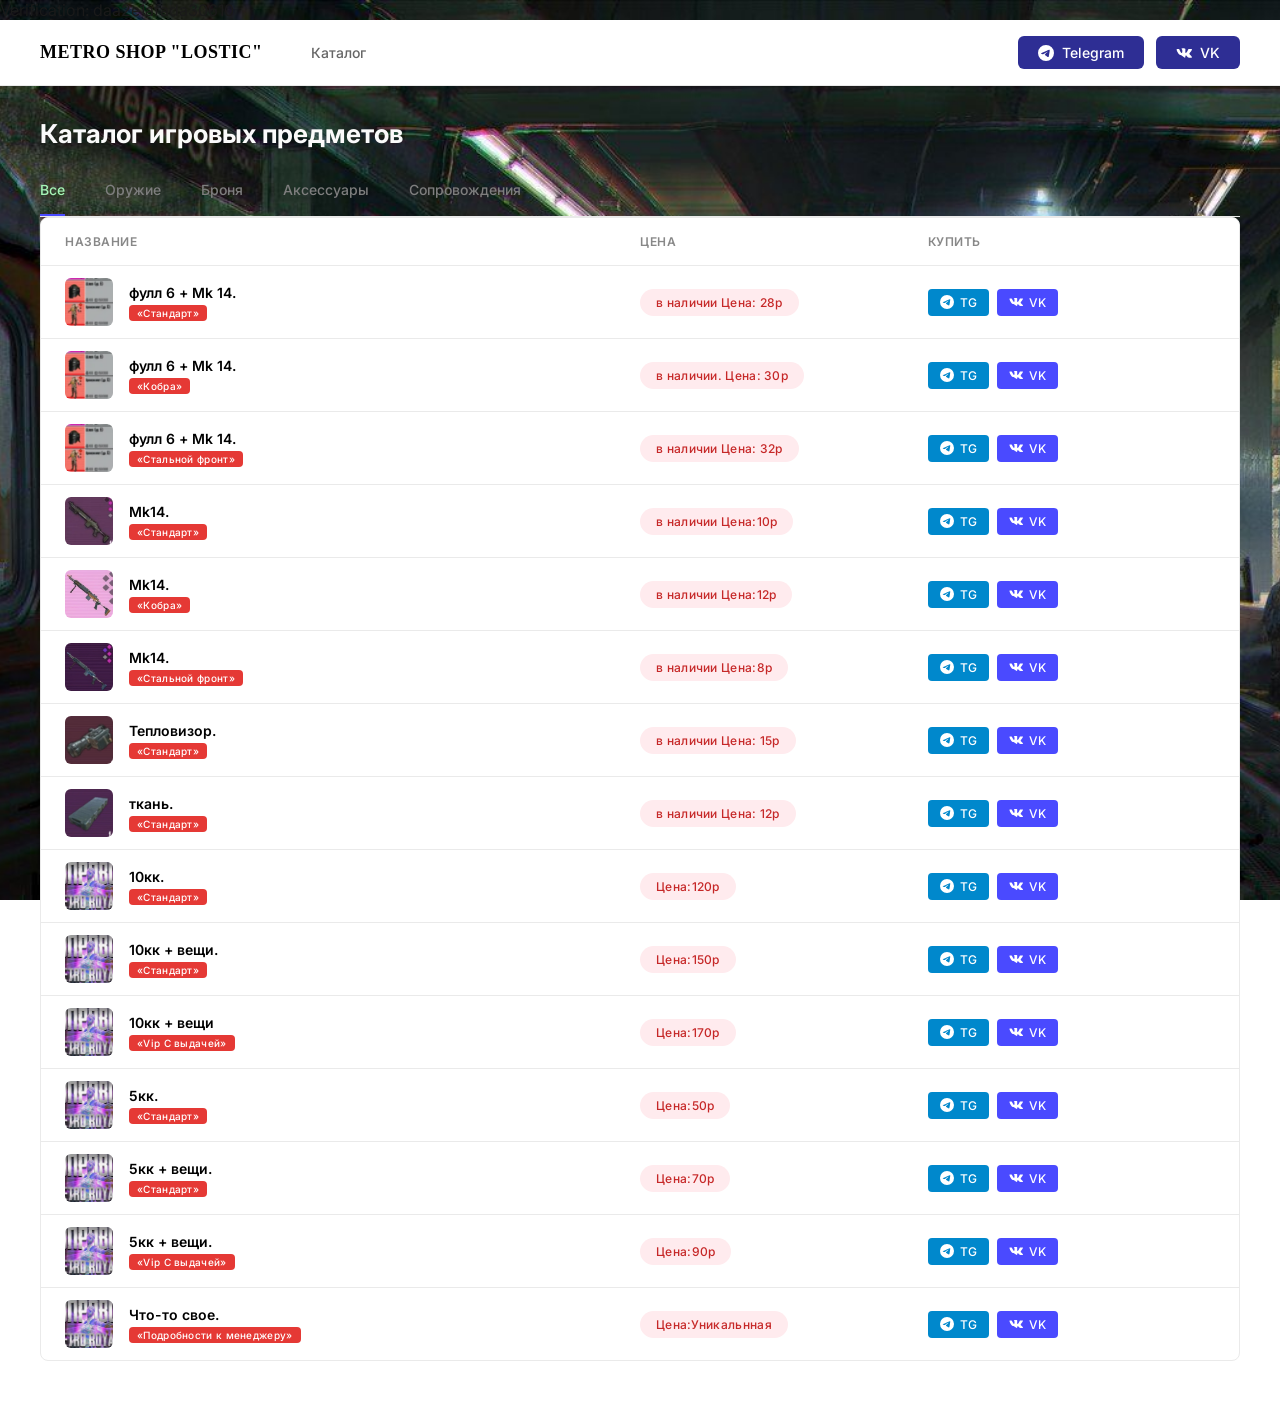
<file: index.html>
<!DOCTYPE html>
<html lang="ru">
<head>
    <meta charset="UTF-8">
    <meta name="viewport" content="width=device-width, initial-scale=1.0">
    <meta http-equiv="Content-Type" content="text/html; charset=UTF-8">
    <link rel="stylesheet" href="style.css">
    <title>METRO SHOP "LOSTIC"</title>
    <link href="https://fonts.googleapis.com/css2?family=Inter:wght@400;500;600;700&display=swap" rel="stylesheet">
    <style>
        * {
            margin: 0;
            padding: 0;
            box-sizing: border-box;
            font-family: 'Inter', sans-serif;
        }

        body {
            background-color: #ffffff;
            color: #1a1a1a;
            -webkit-font-smoothing: antialiased;
        }

        /* --- ШАПКА --- */
        header {
            display: flex;
            justify-content: space-between;
            align-items: center;
            padding: 16px 40px;
            border-bottom: 1px solid #eaeaea;
            background: #fff;
        }

        .logo {
            font-size: 18px;
            font-weight: 700;
            letter-spacing: 0.5px;
            text-transform: uppercase;
            color: #000;
        }

        .nav-links {
            display: flex;
            gap: 32px;
            margin-left: 48px;
            flex-grow: 1;
        }

        .nav-links a {
            text-decoration: none;
            color: #666;
            font-size: 14px;
            font-weight: 500;
            transition: color 0.2s;
        }

        .nav-links a:hover {
            color: #000;
        }

        .social-buttons {
            display: flex;
            gap: 12px;
        }

        .btn-social {
            display: flex;
            align-items: center;
            gap: 8px;
            padding: 8px 20px;
            border-radius: 6px;
            text-decoration: none;
            color: #fff;
            font-size: 14px;
            font-weight: 500;
            transition: background 0.2s;
            background-color: #2e2e94;
        }

        .btn-social:hover {
            background-color: #3b3bdb;
        }

        .btn-social svg {
            width: 16px;
            height: 16px;
            fill: currentColor;
        }

        /* --- БАННЕР --- */
        .promo-banner {
            background-color: #4a4aff;
            color: #fff;
            margin: 24px 40px;
            padding: 16px 24px;
            border-radius: 8px;
            display: flex;
            justify-content: space-between;
            align-items: center;
            font-size: 14px;
            font-weight: 500;
            cursor: pointer;
            transition: background 0.2s;
        }

        .promo-banner:hover {
            background-color: #3b3bdb;
        }

        .promo-banner .left {
            display: flex;
            align-items: center;
            gap: 12px;
        }

        .promo-banner svg {
            width: 18px;
            height: 18px;
            fill: currentColor;
        }

        .promo-banner .arrow {
            font-size: 18px;
            line-height: 1;
        }

        /* --- ЗАГОЛОВОК --- */
        .catalog-title {
            font-size: 26px;
            font-weight: 700;
            margin: 32px 40px 16px;
            color: #fafafa; 
        }

        .tabs {
            display: flex;
            margin: 0 40px;
            border-bottom: 1px solid #eaeaea;
        }

        .tab {
            display: block;
            padding: 16px 0;
            margin-right: 40px;
            font-size: 14px;
            color: #7e7e7e;
            text-decoration: none; 
            cursor: pointer;
            border-bottom: 2px solid transparent;
            transition: all 0.2s;
            font-weight: 500;
        }

        .tab.active {
            color: #a6f5b7;
            border-bottom: 2px solid #4a4aff;
        }

        .tab:hover {
            color: #ebe8e8;
        }

        /* --- ТАБЛИЦА --- */
        .table-container {
            margin: 0 40px 40px;
            border: 1px solid #eaeaea;
            border-radius: 8px;
            overflow: hidden;
            background: #fff;
        }

        .table-header {
            display: grid;
            grid-template-columns: 2fr 1fr 1fr;
            background-color: #fff;
            padding: 16px 24px;
            font-size: 12px;
            text-transform: uppercase;
            color: #888;
            font-weight: 600;
            border-bottom: 1px solid #eaeaea;
            letter-spacing: 0.5px;
        }

        .table-row {
            display: grid;
            grid-template-columns: 2fr 1fr 1fr;
            padding: 12px 24px;
            align-items: center;
            border-bottom: 1px solid #eaeaea;
            transition: background 0.1s;
        }

        .table-row:last-child {
            border-bottom: none;
        }

        .table-row:hover {
            background-color: #fcfcfc;
        }

        /* --- ТОВАР --- */
        .product-info {
            display: flex;
            align-items: center;
            gap: 16px;
        }

        .product-img {
            width: 48px;
            height: 48px;
            background-color: #2c2c2c; 
            border-radius: 6px;
            display: flex;
            align-items: center;
            justify-content: center;
            flex-shrink: 0;
            overflow: hidden;
        }

        .product-img img {
            width: 100%;
            height: 100%;
            object-fit: cover;
        }

        .product-details {
            display: flex;
            flex-direction: column;
            gap: 4px;
        }

        .product-name {
            font-size: 14px;
            font-weight: 600;
            color: #000;
        }

        .product-tag {
            font-size: 10px;
            color: #fff;
            background-color: #e53935;
            padding: 2px 8px;
            border-radius: 4px;
            width: fit-content;
            font-weight: 500;
            letter-spacing: 0.3px;
        }

        .product-price {
            display: flex;
            align-items: center;
        }

        .status-badge {
            background-color: #ffebee;
            color: #c62828;
            font-size: 12px;
            padding: 6px 16px;
            border-radius: 20px;
            font-weight: 500;
            letter-spacing: 0.3px;
        }

        .buy-buttons {
            display: flex;
            gap: 8px;
        }

        .btn-buy {
            display: flex;
            align-items: center;
            gap: 6px;
            padding: 6px 12px;
            border-radius: 4px;
            font-size: 12px;
            font-weight: 500;
            color: #fff;
            text-decoration: none;
            transition: opacity 0.2s;
            border: none;
            cursor: pointer;
        }

        .btn-buy svg {
            width: 14px;
            height: 14px;
            fill: currentColor;
        }

        .btn-buy:hover {
            opacity: 0.85;
        }

        .btn-buy.tg { background-color: #0088cc; }
        .btn-buy.vk { background-color: #4a4aff; }


        @media (max-width: 900px) {
            .table-header, .table-row { grid-template-columns: 1.5fr 1fr 1fr; }
        }

        @media (max-width: 768px) {
            header { flex-direction: column; align-items: flex-start; gap: 16px; padding: 16px 20px; }
            .nav-links { margin-left: 0; }
            .promo-banner { margin: 16px 20px; }
            .catalog-title { margin: 24px 20px 12px; font-size: 22px; }
            .tabs { margin: 0 20px; overflow-x: auto; white-space: nowrap; }
            .tab { margin-right: 24px; }
            .table-container { margin: 16px 20px; }
            
            .table-header { display: none; }
            .table-row { 
                grid-template-columns: 1fr; 
                gap: 12px; 
                padding: 16px 20px;
                position: relative;
            }
            .buy-buttons { margin-top: 8px; }
            .product-img { width: 40px; height: 40px; }
        }
    </style>
</head>
<body>

Verification: daa2e1afada30610

    <header>
        <div style="font-family: climatecrisis;" class="logo">METRO SHOP "LOSTIC"</div>
        <div class="nav-links">
            <a href="#katalog">Каталог</a>
        </div>
        <div class="social-buttons">
            <a href="https://t.me/MetroShopLOSTIC" class="btn-social">
                <svg viewBox="0 0 24 24"><path d="M11.944 0A12 12 0 0 0 0 12a12 12 0 0 0 12 12 12 12 0 0 0 12-12A12 12 0 0 0 12 0a12 12 0 0 0-.056 0zm4.962 7.224c.1-.002.321.023.465.14a.506.506 0 0 1 .171.325c.016.093.036.306.02.472-.18 1.898-.962 6.502-1.36 8.627-.168.9-.499 1.201-.82 1.23-.696.065-1.225-.46-1.9-.902-1.056-.693-1.653-1.124-2.678-1.8-1.185-.78-.417-1.21.258-1.91.177-.184 3.247-2.977 3.307-3.23.007-.032.014-.15-.056-.212s-.174-.041-.249-.024c-.106.024-1.793 1.14-5.061 3.345-.48.33-.913.49-1.302.48-.428-.008-1.252-.241-1.865-.44-.752-.245-1.349-.374-1.297-.789.027-.216.325-.437.893-.663 3.498-1.524 5.83-2.529 6.998-3.015 3.332-1.386 4.025-1.627 4.476-1.635z"/></svg>
                Telegram
            </a>
            <a href="https://vk.ru/im/channels/-241749785" class="btn-social">
                <svg viewBox="0 0 24 24"><path d="M13.162 18.994c.609 0 .858-.406.851-.915-.031-1.917.714-2.949 2.059-1.604 1.488 1.488 1.796 2.519 3.603 2.519h3.2c.808 0 1.126-.26 1.126-.668 0-.863-1.421-2.386-2.625-3.504-1.686-1.565-1.765-1.602-.313-3.486 1.801-2.339 4.157-5.336 2.073-5.336h-3.981c-.772 0-.828.435-1.103 1.083-.995 2.347-2.886 5.387-3.604 4.922-.751-.485-.407-2.406-.35-5.261.015-.754.011-1.271-1.141-1.539-.629-.145-1.241-.205-1.809-.205-2.273 0-3.841.953-2.95 1.119 1.571.293 1.42 3.692 1.054 5.16-.638 2.556-3.036-2.024-4.035-4.305-.241-.548-.315-.974-1.175-.974H1.694c-.554 0-.838.287-.838.69 0 .723.885 2.837 1.389 3.871 1.635 3.337 3.619 4.874 5.652 4.874z"/></svg>
                VK
            </a>
        </div>
    </header>

    <!-- ЗАГОЛОВОК -->
    <h1 class="catalog-title">Каталог игровых предметов</h1>

    <!-- ТАБЫ (ТЕПЕРЬ ССЫЛКИ НА ДРУГИЕ СТРАНИЦЫ) -->
    <div class="tabs">
        <a href="index.html" class="tab active">Все</a>
        <a href="gun.html" class="tab">Оружие</a>
        <a href="armor.html" class="tab">Броня</a>
        <a href="accessories.html" class="tab">Аксессуары</a>
        <a href="sopr.html" class="tab">Сопровождения</a>
    </div>

    <!-- ТАБЛИЦА -->
    <div class="table-container">
        <div class="table-header">
            <div>НАЗВАНИЕ</div>
            <div>ЦЕНА</div>
            <div>КУПИТЬ</div>
        </div>
        
                <div id="katalog" class="table-row">
            <div class="product-info">
                <div class="product-img">
                    <img src="img/aa.png" alt="Шлем">
                </div>
                <div class="product-details">
                    <span class="product-name">фулл 6 + Mk 14.</span>
                    <span class="product-tag">«Стандарт»</span>
                </div>
            </div>
            <div class="product-price">
                <span class="status-badge">в наличии Цена: 28р</span>
            </div>
            <div class="buy-buttons">
                <a href="https://t.me/MetroShopLOSTIC" class="btn-buy tg">
                    <svg viewBox="0 0 24 24"><path d="M11.944 0A12 12 0 0 0 0 12a12 12 0 0 0 12 12 12 12 0 0 0 12-12A12 12 0 0 0 12 0a12 12 0 0 0-.056 0zm4.962 7.224c.1-.002.321.023.465.14a.506.506 0 0 1 .171.325c.016.093.036.306.02.472-.18 1.898-.962 6.502-1.36 8.627-.168.9-.499 1.201-.82 1.23-.696.065-1.225-.46-1.9-.902-1.056-.693-1.653-1.124-2.678-1.8-1.185-.78-.417-1.21.258-1.91.177-.184 3.247-2.977 3.307-3.23.007-.032.014-.15-.056-.212s-.174-.041-.249-.024c-.106.024-1.793 1.14-5.061 3.345-.48.33-.913.49-1.302.48-.428-.008-1.252-.241-1.865-.44-.752-.245-1.349-.374-1.297-.789.027-.216.325-.437.893-.663 3.498-1.524 5.83-2.529 6.998-3.015 3.332-1.386 4.025-1.627 4.476-1.635z"/></svg>
                    TG
                </a>
                <a href="https://vk.ru/im/channels/-241749785" class="btn-buy vk">
                    <svg viewBox="0 0 24 24"><path d="M13.162 18.994c.609 0 .858-.406.851-.915-.031-1.917.714-2.949 2.059-1.604 1.488 1.488 1.796 2.519 3.603 2.519h3.2c.808 0 1.126-.26 1.126-.668 0-.863-1.421-2.386-2.625-3.504-1.686-1.565-1.765-1.602-.313-3.486 1.801-2.339 4.157-5.336 2.073-5.336h-3.981c-.772 0-.828.435-1.103 1.083-.995 2.347-2.886 5.387-3.604 4.922-.751-.485-.407-2.406-.35-5.261.015-.754.011-1.271-1.141-1.539-.629-.145-1.241-.205-1.809-.205-2.273 0-3.841.953-2.95 1.119 1.571.293 1.42 3.692 1.054 5.16-.638 2.556-3.036-2.024-4.035-4.305-.241-.548-.315-.974-1.175-.974H1.694c-.554 0-.838.287-.838.69 0 .723.885 2.837 1.389 3.871 1.635 3.337 3.619 4.874 5.652 4.874z"/></svg>
                    VK
                </a>
            </div>
        </div>

               <div id="katalog" class="table-row">
            <div class="product-info">
                <div class="product-img">
                    <img src="img/aa.png" alt="Шлем">
                </div>
                <div class="product-details">
                    <span class="product-name">фулл 6 + Mk 14.</span>
                    <span class="product-tag">«Кобра»</span>
                </div>
            </div>
            <div class="product-price">
                <span class="status-badge">в наличии. Цена: 30р</span>
            </div>
            <div class="buy-buttons">
                <a href="https://t.me/MetroShopLOSTIC" class="btn-buy tg">
                    <svg viewBox="0 0 24 24"><path d="M11.944 0A12 12 0 0 0 0 12a12 12 0 0 0 12 12 12 12 0 0 0 12-12A12 12 0 0 0 12 0a12 12 0 0 0-.056 0zm4.962 7.224c.1-.002.321.023.465.14a.506.506 0 0 1 .171.325c.016.093.036.306.02.472-.18 1.898-.962 6.502-1.36 8.627-.168.9-.499 1.201-.82 1.23-.696.065-1.225-.46-1.9-.902-1.056-.693-1.653-1.124-2.678-1.8-1.185-.78-.417-1.21.258-1.91.177-.184 3.247-2.977 3.307-3.23.007-.032.014-.15-.056-.212s-.174-.041-.249-.024c-.106.024-1.793 1.14-5.061 3.345-.48.33-.913.49-1.302.48-.428-.008-1.252-.241-1.865-.44-.752-.245-1.349-.374-1.297-.789.027-.216.325-.437.893-.663 3.498-1.524 5.83-2.529 6.998-3.015 3.332-1.386 4.025-1.627 4.476-1.635z"/></svg>
                    TG
                </a>
                <a href="https://vk.ru/im/channels/-241749785" class="btn-buy vk">
                    <svg viewBox="0 0 24 24"><path d="M13.162 18.994c.609 0 .858-.406.851-.915-.031-1.917.714-2.949 2.059-1.604 1.488 1.488 1.796 2.519 3.603 2.519h3.2c.808 0 1.126-.26 1.126-.668 0-.863-1.421-2.386-2.625-3.504-1.686-1.565-1.765-1.602-.313-3.486 1.801-2.339 4.157-5.336 2.073-5.336h-3.981c-.772 0-.828.435-1.103 1.083-.995 2.347-2.886 5.387-3.604 4.922-.751-.485-.407-2.406-.35-5.261.015-.754.011-1.271-1.141-1.539-.629-.145-1.241-.205-1.809-.205-2.273 0-3.841.953-2.95 1.119 1.571.293 1.42 3.692 1.054 5.16-.638 2.556-3.036-2.024-4.035-4.305-.241-.548-.315-.974-1.175-.974H1.694c-.554 0-.838.287-.838.69 0 .723.885 2.837 1.389 3.871 1.635 3.337 3.619 4.874 5.652 4.874z"/></svg>
                    VK
                </a>
            </div>
        </div>

        <div id="katalog" class="table-row">
            <div class="product-info">
                <div class="product-img">
                    <img src="img/aa.png" alt="Шлем">
                </div>
                <div class="product-details">
                    <span class="product-name">фулл 6 + Mk 14.</span>
                    <span class="product-tag">«Стальной фронт»</span>
                </div>
            </div>
            <div class="product-price">
                <span class="status-badge">в наличии Цена: 32р</span>
            </div>
            <div class="buy-buttons">
                <a href="https://t.me/MetroShopLOSTIC" class="btn-buy tg">
                    <svg viewBox="0 0 24 24"><path d="M11.944 0A12 12 0 0 0 0 12a12 12 0 0 0 12 12 12 12 0 0 0 12-12A12 12 0 0 0 12 0a12 12 0 0 0-.056 0zm4.962 7.224c.1-.002.321.023.465.14a.506.506 0 0 1 .171.325c.016.093.036.306.02.472-.18 1.898-.962 6.502-1.36 8.627-.168.9-.499 1.201-.82 1.23-.696.065-1.225-.46-1.9-.902-1.056-.693-1.653-1.124-2.678-1.8-1.185-.78-.417-1.21.258-1.91.177-.184 3.247-2.977 3.307-3.23.007-.032.014-.15-.056-.212s-.174-.041-.249-.024c-.106.024-1.793 1.14-5.061 3.345-.48.33-.913.49-1.302.48-.428-.008-1.252-.241-1.865-.44-.752-.245-1.349-.374-1.297-.789.027-.216.325-.437.893-.663 3.498-1.524 5.83-2.529 6.998-3.015 3.332-1.386 4.025-1.627 4.476-1.635z"/></svg>
                    TG
                </a>
                <a href="https://vk.ru/im/channels/-241749785" class="btn-buy vk">
                    <svg viewBox="0 0 24 24"><path d="M13.162 18.994c.609 0 .858-.406.851-.915-.031-1.917.714-2.949 2.059-1.604 1.488 1.488 1.796 2.519 3.603 2.519h3.2c.808 0 1.126-.26 1.126-.668 0-.863-1.421-2.386-2.625-3.504-1.686-1.565-1.765-1.602-.313-3.486 1.801-2.339 4.157-5.336 2.073-5.336h-3.981c-.772 0-.828.435-1.103 1.083-.995 2.347-2.886 5.387-3.604 4.922-.751-.485-.407-2.406-.35-5.261.015-.754.011-1.271-1.141-1.539-.629-.145-1.241-.205-1.809-.205-2.273 0-3.841.953-2.95 1.119 1.571.293 1.42 3.692 1.054 5.16-.638 2.556-3.036-2.024-4.035-4.305-.241-.548-.315-.974-1.175-.974H1.694c-.554 0-.838.287-.838.69 0 .723.885 2.837 1.389 3.871 1.635 3.337 3.619 4.874 5.652 4.874z"/></svg>
                    VK
                </a>
            </div>
        </div>

        <div id="katalog" class="table-row">
            <div class="product-info">
                <div class="product-img">
                    <img src="img/mk14.png" alt="Шлем">
                </div>
                <div class="product-details">
                    <span class="product-name">Mk14.</span>
                    <span class="product-tag">«Стандарт»</span>
                </div>
            </div>
            <div class="product-price">
                <span class="status-badge">в наличии Цена:10р</span>
            </div>
            <div class="buy-buttons">
                <a href="https://t.me/MetroShopLOSTIC" class="btn-buy tg">
                    <svg viewBox="0 0 24 24"><path d="M11.944 0A12 12 0 0 0 0 12a12 12 0 0 0 12 12 12 12 0 0 0 12-12A12 12 0 0 0 12 0a12 12 0 0 0-.056 0zm4.962 7.224c.1-.002.321.023.465.14a.506.506 0 0 1 .171.325c.016.093.036.306.02.472-.18 1.898-.962 6.502-1.36 8.627-.168.9-.499 1.201-.82 1.23-.696.065-1.225-.46-1.9-.902-1.056-.693-1.653-1.124-2.678-1.8-1.185-.78-.417-1.21.258-1.91.177-.184 3.247-2.977 3.307-3.23.007-.032.014-.15-.056-.212s-.174-.041-.249-.024c-.106.024-1.793 1.14-5.061 3.345-.48.33-.913.49-1.302.48-.428-.008-1.252-.241-1.865-.44-.752-.245-1.349-.374-1.297-.789.027-.216.325-.437.893-.663 3.498-1.524 5.83-2.529 6.998-3.015 3.332-1.386 4.025-1.627 4.476-1.635z"/></svg>
                    TG
                </a>
                <a href="https://vk.ru/im/channels/-241749785" class="btn-buy vk">
                    <svg viewBox="0 0 24 24"><path d="M13.162 18.994c.609 0 .858-.406.851-.915-.031-1.917.714-2.949 2.059-1.604 1.488 1.488 1.796 2.519 3.603 2.519h3.2c.808 0 1.126-.26 1.126-.668 0-.863-1.421-2.386-2.625-3.504-1.686-1.565-1.765-1.602-.313-3.486 1.801-2.339 4.157-5.336 2.073-5.336h-3.981c-.772 0-.828.435-1.103 1.083-.995 2.347-2.886 5.387-3.604 4.922-.751-.485-.407-2.406-.35-5.261.015-.754.011-1.271-1.141-1.539-.629-.145-1.241-.205-1.809-.205-2.273 0-3.841.953-2.95 1.119 1.571.293 1.42 3.692 1.054 5.16-.638 2.556-3.036-2.024-4.035-4.305-.241-.548-.315-.974-1.175-.974H1.694c-.554 0-.838.287-.838.69 0 .723.885 2.837 1.389 3.871 1.635 3.337 3.619 4.874 5.652 4.874z"/></svg>
                    VK
                </a>
            </div>
        </div>

                <div id="katalog" class="table-row">
            <div class="product-info">
                <div class="product-img">
                    <img src="img/mk14kbS.png" alt="Шлем">
                </div>
                <div class="product-details">
                    <span class="product-name">Mk14.</span>
                    <span class="product-tag">«Кобра»</span>
                </div>
            </div>
            <div class="product-price">
                <span class="status-badge">в наличии Цена:12р</span>
            </div>
            <div class="buy-buttons">
                <a href="https://t.me/MetroShopLOSTIChttps://t.me/MetroShopLOSTIC" class="btn-buy tg">
                    <svg viewBox="0 0 24 24"><path d="M11.944 0A12 12 0 0 0 0 12a12 12 0 0 0 12 12 12 12 0 0 0 12-12A12 12 0 0 0 12 0a12 12 0 0 0-.056 0zm4.962 7.224c.1-.002.321.023.465.14a.506.506 0 0 1 .171.325c.016.093.036.306.02.472-.18 1.898-.962 6.502-1.36 8.627-.168.9-.499 1.201-.82 1.23-.696.065-1.225-.46-1.9-.902-1.056-.693-1.653-1.124-2.678-1.8-1.185-.78-.417-1.21.258-1.91.177-.184 3.247-2.977 3.307-3.23.007-.032.014-.15-.056-.212s-.174-.041-.249-.024c-.106.024-1.793 1.14-5.061 3.345-.48.33-.913.49-1.302.48-.428-.008-1.252-.241-1.865-.44-.752-.245-1.349-.374-1.297-.789.027-.216.325-.437.893-.663 3.498-1.524 5.83-2.529 6.998-3.015 3.332-1.386 4.025-1.627 4.476-1.635z"/></svg>
                    TG
                </a>
                <a href="https://vk.ru/im/channels/-241749785" class="btn-buy vk">
                    <svg viewBox="0 0 24 24"><path d="M13.162 18.994c.609 0 .858-.406.851-.915-.031-1.917.714-2.949 2.059-1.604 1.488 1.488 1.796 2.519 3.603 2.519h3.2c.808 0 1.126-.26 1.126-.668 0-.863-1.421-2.386-2.625-3.504-1.686-1.565-1.765-1.602-.313-3.486 1.801-2.339 4.157-5.336 2.073-5.336h-3.981c-.772 0-.828.435-1.103 1.083-.995 2.347-2.886 5.387-3.604 4.922-.751-.485-.407-2.406-.35-5.261.015-.754.011-1.271-1.141-1.539-.629-.145-1.241-.205-1.809-.205-2.273 0-3.841.953-2.95 1.119 1.571.293 1.42 3.692 1.054 5.16-.638 2.556-3.036-2.024-4.035-4.305-.241-.548-.315-.974-1.175-.974H1.694c-.554 0-.838.287-.838.69 0 .723.885 2.837 1.389 3.871 1.635 3.337 3.619 4.874 5.652 4.874z"/></svg>
                    VK
                </a>
            </div>
        </div>

                       <div id="katalog" class="table-row">
            <div class="product-info">
                <div class="product-img">
                    <img src="img/mk14st.png" alt="Шлем">
                </div>
                <div class="product-details">
                    <span class="product-name">Mk14.</span>
                    <span class="product-tag">«Стальной фронт»</span>
                </div>
            </div>
            <div class="product-price">
                <span class="status-badge">в наличии Цена:8р</span>
            </div>
            <div class="buy-buttons">
                <a href="https://t.me/MetroShopLOSTIC" class="btn-buy tg">
                    <svg viewBox="0 0 24 24"><path d="M11.944 0A12 12 0 0 0 0 12a12 12 0 0 0 12 12 12 12 0 0 0 12-12A12 12 0 0 0 12 0a12 12 0 0 0-.056 0zm4.962 7.224c.1-.002.321.023.465.14a.506.506 0 0 1 .171.325c.016.093.036.306.02.472-.18 1.898-.962 6.502-1.36 8.627-.168.9-.499 1.201-.82 1.23-.696.065-1.225-.46-1.9-.902-1.056-.693-1.653-1.124-2.678-1.8-1.185-.78-.417-1.21.258-1.91.177-.184 3.247-2.977 3.307-3.23.007-.032.014-.15-.056-.212s-.174-.041-.249-.024c-.106.024-1.793 1.14-5.061 3.345-.48.33-.913.49-1.302.48-.428-.008-1.252-.241-1.865-.44-.752-.245-1.349-.374-1.297-.789.027-.216.325-.437.893-.663 3.498-1.524 5.83-2.529 6.998-3.015 3.332-1.386 4.025-1.627 4.476-1.635z"/></svg>
                    TG
                </a>
                <a href="https://vk.ru/im/channels/-241749785" class="btn-buy vk">
                    <svg viewBox="0 0 24 24"><path d="M13.162 18.994c.609 0 .858-.406.851-.915-.031-1.917.714-2.949 2.059-1.604 1.488 1.488 1.796 2.519 3.603 2.519h3.2c.808 0 1.126-.26 1.126-.668 0-.863-1.421-2.386-2.625-3.504-1.686-1.565-1.765-1.602-.313-3.486 1.801-2.339 4.157-5.336 2.073-5.336h-3.981c-.772 0-.828.435-1.103 1.083-.995 2.347-2.886 5.387-3.604 4.922-.751-.485-.407-2.406-.35-5.261.015-.754.011-1.271-1.141-1.539-.629-.145-1.241-.205-1.809-.205-2.273 0-3.841.953-2.95 1.119 1.571.293 1.42 3.692 1.054 5.16-.638 2.556-3.036-2.024-4.035-4.305-.241-.548-.315-.974-1.175-.974H1.694c-.554 0-.838.287-.838.69 0 .723.885 2.837 1.389 3.871 1.635 3.337 3.619 4.874 5.652 4.874z"/></svg>
                    VK
                </a>
            </div>
        </div>

          <div id="katalog" class="table-row">
            <div class="product-info">
                <div class="product-img">
                    <img src="img/pp.png" alt="Тепловизор">
                </div>
                <div class="product-details">
                    <span class="product-name">Тепловизор.</span>
                    <span class="product-tag">«Стандарт»</span>
                </div>
            </div>
            <div class="product-price">
                <span class="status-badge">в наличии Цена: 15р</span>
            </div>
            <div class="buy-buttons">
                <a href="https://t.me/MetroShopLOSTIC" class="btn-buy tg">
                    <svg viewBox="0 0 24 24"><path d="M11.944 0A12 12 0 0 0 0 12a12 12 0 0 0 12 12 12 12 0 0 0 12-12A12 12 0 0 0 12 0a12 12 0 0 0-.056 0zm4.962 7.224c.1-.002.321.023.465.14a.506.506 0 0 1 .171.325c.016.093.036.306.02.472-.18 1.898-.962 6.502-1.36 8.627-.168.9-.499 1.201-.82 1.23-.696.065-1.225-.46-1.9-.902-1.056-.693-1.653-1.124-2.678-1.8-1.185-.78-.417-1.21.258-1.91.177-.184 3.247-2.977 3.307-3.23.007-.032.014-.15-.056-.212s-.174-.041-.249-.024c-.106.024-1.793 1.14-5.061 3.345-.48.33-.913.49-1.302.48-.428-.008-1.252-.241-1.865-.44-.752-.245-1.349-.374-1.297-.789.027-.216.325-.437.893-.663 3.498-1.524 5.83-2.529 6.998-3.015 3.332-1.386 4.025-1.627 4.476-1.635z"/></svg>
                    TG
                </a>
                <a href="https://vk.ru/im/channels/-241749785" class="btn-buy vk">
                    <svg viewBox="0 0 24 24"><path d="M13.162 18.994c.609 0 .858-.406.851-.915-.031-1.917.714-2.949 2.059-1.604 1.488 1.488 1.796 2.519 3.603 2.519h3.2c.808 0 1.126-.26 1.126-.668 0-.863-1.421-2.386-2.625-3.504-1.686-1.565-1.765-1.602-.313-3.486 1.801-2.339 4.157-5.336 2.073-5.336h-3.981c-.772 0-.828.435-1.103 1.083-.995 2.347-2.886 5.387-3.604 4.922-.751-.485-.407-2.406-.35-5.261.015-.754.011-1.271-1.141-1.539-.629-.145-1.241-.205-1.809-.205-2.273 0-3.841.953-2.95 1.119 1.571.293 1.42 3.692 1.054 5.16-.638 2.556-3.036-2.024-4.035-4.305-.241-.548-.315-.974-1.175-.974H1.694c-.554 0-.838.287-.838.69 0 .723.885 2.837 1.389 3.871 1.635 3.337 3.619 4.874 5.652 4.874z"/></svg>
                    VK
                </a>
            </div>
        </div>
        
          <div id="katalog" class="table-row">
            <div class="product-info">
                <div class="product-img">
                    <img src="img/tka.png" alt="ткань">
                </div>
                <div class="product-details">
                    <span class="product-name">ткань.</span>
                    <span class="product-tag">«Стандарт»</span>
                </div>
            </div>
            <div class="product-price">
                <span class="status-badge">в наличии Цена: 12р</span>
            </div>
            <div class="buy-buttons">
                <a href="https://t.me/MetroShopLOSTIC" class="btn-buy tg">
                    <svg viewBox="0 0 24 24"><path d="M11.944 0A12 12 0 0 0 0 12a12 12 0 0 0 12 12 12 12 0 0 0 12-12A12 12 0 0 0 12 0a12 12 0 0 0-.056 0zm4.962 7.224c.1-.002.321.023.465.14a.506.506 0 0 1 .171.325c.016.093.036.306.02.472-.18 1.898-.962 6.502-1.36 8.627-.168.9-.499 1.201-.82 1.23-.696.065-1.225-.46-1.9-.902-1.056-.693-1.653-1.124-2.678-1.8-1.185-.78-.417-1.21.258-1.91.177-.184 3.247-2.977 3.307-3.23.007-.032.014-.15-.056-.212s-.174-.041-.249-.024c-.106.024-1.793 1.14-5.061 3.345-.48.33-.913.49-1.302.48-.428-.008-1.252-.241-1.865-.44-.752-.245-1.349-.374-1.297-.789.027-.216.325-.437.893-.663 3.498-1.524 5.83-2.529 6.998-3.015 3.332-1.386 4.025-1.627 4.476-1.635z"/></svg>
                    TG
                </a>
                <a href="https://vk.ru/im/channels/-241749785" class="btn-buy vk">
                    <svg viewBox="0 0 24 24"><path d="M13.162 18.994c.609 0 .858-.406.851-.915-.031-1.917.714-2.949 2.059-1.604 1.488 1.488 1.796 2.519 3.603 2.519h3.2c.808 0 1.126-.26 1.126-.668 0-.863-1.421-2.386-2.625-3.504-1.686-1.565-1.765-1.602-.313-3.486 1.801-2.339 4.157-5.336 2.073-5.336h-3.981c-.772 0-.828.435-1.103 1.083-.995 2.347-2.886 5.387-3.604 4.922-.751-.485-.407-2.406-.35-5.261.015-.754.011-1.271-1.141-1.539-.629-.145-1.241-.205-1.809-.205-2.273 0-3.841.953-2.95 1.119 1.571.293 1.42 3.692 1.054 5.16-.638 2.556-3.036-2.024-4.035-4.305-.241-.548-.315-.974-1.175-.974H1.694c-.554 0-.838.287-.838.69 0 .723.885 2.837 1.389 3.871 1.635 3.337 3.619 4.874 5.652 4.874z"/></svg>
                    VK
                </a>
            </div>
        </div>

        <div class="table-row">
            <div class="product-info">
                <div class="product-img">
                    <img src="img/sopr.png" alt="Шлем">
                </div>
                <div class="product-details">
                    <span class="product-name">10кк.</span>
                    <span class="product-tag">«Стандарт»</span>
                </div>
            </div>
            <div class="product-price">
                <span class="status-badge">Цена:120р</span>
            </div>
            <div class="buy-buttons">
                <a href="https://t.me/MetroShopLOSTIC" class="btn-buy tg">
                    <svg viewBox="0 0 24 24"><path d="M11.944 0A12 12 0 0 0 0 12a12 12 0 0 0 12 12 12 12 0 0 0 12-12A12 12 0 0 0 12 0a12 12 0 0 0-.056 0zm4.962 7.224c.1-.002.321.023.465.14a.506.506 0 0 1 .171.325c.016.093.036.306.02.472-.18 1.898-.962 6.502-1.36 8.627-.168.9-.499 1.201-.82 1.23-.696.065-1.225-.46-1.9-.902-1.056-.693-1.653-1.124-2.678-1.8-1.185-.78-.417-1.21.258-1.91.177-.184 3.247-2.977 3.307-3.23.007-.032.014-.15-.056-.212s-.174-.041-.249-.024c-.106.024-1.793 1.14-5.061 3.345-.48.33-.913.49-1.302.48-.428-.008-1.252-.241-1.865-.44-.752-.245-1.349-.374-1.297-.789.027-.216.325-.437.893-.663 3.498-1.524 5.83-2.529 6.998-3.015 3.332-1.386 4.025-1.627 4.476-1.635z"/></svg>
                    TG
                </a>
                <a href="https://vk.ru/im/channels/-241749785" class="btn-buy vk">
                    <svg viewBox="0 0 24 24"><path d="M13.162 18.994c.609 0 .858-.406.851-.915-.031-1.917.714-2.949 2.059-1.604 1.488 1.488 1.796 2.519 3.603 2.519h3.2c.808 0 1.126-.26 1.126-.668 0-.863-1.421-2.386-2.625-3.504-1.686-1.565-1.765-1.602-.313-3.486 1.801-2.339 4.157-5.336 2.073-5.336h-3.981c-.772 0-.828.435-1.103 1.083-.995 2.347-2.886 5.387-3.604 4.922-.751-.485-.407-2.406-.35-5.261.015-.754.011-1.271-1.141-1.539-.629-.145-1.241-.205-1.809-.205-2.273 0-3.841.953-2.95 1.119 1.571.293 1.42 3.692 1.054 5.16-.638 2.556-3.036-2.024-4.035-4.305-.241-.548-.315-.974-1.175-.974H1.694c-.554 0-.838.287-.838.69 0 .723.885 2.837 1.389 3.871 1.635 3.337 3.619 4.874 5.652 4.874z"/></svg>
                    VK
                </a>
            </div>
        </div>

        <div class="table-row">
            <div class="product-info">
                <div class="product-img">
                    <img src="img/sopr.png" alt="Шлем">
                </div>
                <div class="product-details">
                    <span class="product-name">10кк + вещи.</span>
                    <span class="product-tag">«Стандарт»</span>
                </div>
            </div>
            <div class="product-price">
                <span class="status-badge">Цена:150р</span>
            </div>
            <div class="buy-buttons">
                <a href="https://t.me/MetroShopLOSTIC" class="btn-buy tg">
                    <svg viewBox="0 0 24 24"><path d="M11.944 0A12 12 0 0 0 0 12a12 12 0 0 0 12 12 12 12 0 0 0 12-12A12 12 0 0 0 12 0a12 12 0 0 0-.056 0zm4.962 7.224c.1-.002.321.023.465.14a.506.506 0 0 1 .171.325c.016.093.036.306.02.472-.18 1.898-.962 6.502-1.36 8.627-.168.9-.499 1.201-.82 1.23-.696.065-1.225-.46-1.9-.902-1.056-.693-1.653-1.124-2.678-1.8-1.185-.78-.417-1.21.258-1.91.177-.184 3.247-2.977 3.307-3.23.007-.032.014-.15-.056-.212s-.174-.041-.249-.024c-.106.024-1.793 1.14-5.061 3.345-.48.33-.913.49-1.302.48-.428-.008-1.252-.241-1.865-.44-.752-.245-1.349-.374-1.297-.789.027-.216.325-.437.893-.663 3.498-1.524 5.83-2.529 6.998-3.015 3.332-1.386 4.025-1.627 4.476-1.635z"/></svg>
                    TG
                </a>
                <a href="https://vk.ru/im/channels/-241749785" class="btn-buy vk">
                    <svg viewBox="0 0 24 24"><path d="M13.162 18.994c.609 0 .858-.406.851-.915-.031-1.917.714-2.949 2.059-1.604 1.488 1.488 1.796 2.519 3.603 2.519h3.2c.808 0 1.126-.26 1.126-.668 0-.863-1.421-2.386-2.625-3.504-1.686-1.565-1.765-1.602-.313-3.486 1.801-2.339 4.157-5.336 2.073-5.336h-3.981c-.772 0-.828.435-1.103 1.083-.995 2.347-2.886 5.387-3.604 4.922-.751-.485-.407-2.406-.35-5.261.015-.754.011-1.271-1.141-1.539-.629-.145-1.241-.205-1.809-.205-2.273 0-3.841.953-2.95 1.119 1.571.293 1.42 3.692 1.054 5.16-.638 2.556-3.036-2.024-4.035-4.305-.241-.548-.315-.974-1.175-.974H1.694c-.554 0-.838.287-.838.69 0 .723.885 2.837 1.389 3.871 1.635 3.337 3.619 4.874 5.652 4.874z"/></svg>
                    VK
                </a>
            </div>
        </div>

        <div class="table-row">
            <div class="product-info">
                <div class="product-img">
                    <img src="img/sopr.png" alt="Шлем">
                </div>
                <div class="product-details">
                    <span class="product-name">10кк + вещи</span>
                    <span class="product-tag">«Vip С выдачей»</span>
                </div>
            </div>
            <div class="product-price">
                <span class="status-badge">Цена:170р</span>
            </div>
            <div class="buy-buttons">
                <a href="https://t.me/MetroShopLOSTIC" class="btn-buy tg">
                    <svg viewBox="0 0 24 24"><path d="M11.944 0A12 12 0 0 0 0 12a12 12 0 0 0 12 12 12 12 0 0 0 12-12A12 12 0 0 0 12 0a12 12 0 0 0-.056 0zm4.962 7.224c.1-.002.321.023.465.14a.506.506 0 0 1 .171.325c.016.093.036.306.02.472-.18 1.898-.962 6.502-1.36 8.627-.168.9-.499 1.201-.82 1.23-.696.065-1.225-.46-1.9-.902-1.056-.693-1.653-1.124-2.678-1.8-1.185-.78-.417-1.21.258-1.91.177-.184 3.247-2.977 3.307-3.23.007-.032.014-.15-.056-.212s-.174-.041-.249-.024c-.106.024-1.793 1.14-5.061 3.345-.48.33-.913.49-1.302.48-.428-.008-1.252-.241-1.865-.44-.752-.245-1.349-.374-1.297-.789.027-.216.325-.437.893-.663 3.498-1.524 5.83-2.529 6.998-3.015 3.332-1.386 4.025-1.627 4.476-1.635z"/></svg>
                    TG
                </a>
                <a href="https://vk.ru/im/channels/-241749785" class="btn-buy vk">
                    <svg viewBox="0 0 24 24"><path d="M13.162 18.994c.609 0 .858-.406.851-.915-.031-1.917.714-2.949 2.059-1.604 1.488 1.488 1.796 2.519 3.603 2.519h3.2c.808 0 1.126-.26 1.126-.668 0-.863-1.421-2.386-2.625-3.504-1.686-1.565-1.765-1.602-.313-3.486 1.801-2.339 4.157-5.336 2.073-5.336h-3.981c-.772 0-.828.435-1.103 1.083-.995 2.347-2.886 5.387-3.604 4.922-.751-.485-.407-2.406-.35-5.261.015-.754.011-1.271-1.141-1.539-.629-.145-1.241-.205-1.809-.205-2.273 0-3.841.953-2.95 1.119 1.571.293 1.42 3.692 1.054 5.16-.638 2.556-3.036-2.024-4.035-4.305-.241-.548-.315-.974-1.175-.974H1.694c-.554 0-.838.287-.838.69 0 .723.885 2.837 1.389 3.871 1.635 3.337 3.619 4.874 5.652 4.874z"/></svg>
                    VK
                </a>
            </div>
        </div>

        <div class="table-row">
            <div class="product-info">
                <div class="product-img">
                    <img src="img/sopr.png" alt="Шлем">
                </div>
                <div class="product-details">
                    <span class="product-name">5кк.</span>
                    <span class="product-tag">«Стандарт»</span>
                </div>
            </div>
            <div class="product-price">
                <span class="status-badge">Цена:50р</span>
            </div>
            <div class="buy-buttons">
                <a href="https://t.me/MetroShopLOSTIC" class="btn-buy tg">
                    <svg viewBox="0 0 24 24"><path d="M11.944 0A12 12 0 0 0 0 12a12 12 0 0 0 12 12 12 12 0 0 0 12-12A12 12 0 0 0 12 0a12 12 0 0 0-.056 0zm4.962 7.224c.1-.002.321.023.465.14a.506.506 0 0 1 .171.325c.016.093.036.306.02.472-.18 1.898-.962 6.502-1.36 8.627-.168.9-.499 1.201-.82 1.23-.696.065-1.225-.46-1.9-.902-1.056-.693-1.653-1.124-2.678-1.8-1.185-.78-.417-1.21.258-1.91.177-.184 3.247-2.977 3.307-3.23.007-.032.014-.15-.056-.212s-.174-.041-.249-.024c-.106.024-1.793 1.14-5.061 3.345-.48.33-.913.49-1.302.48-.428-.008-1.252-.241-1.865-.44-.752-.245-1.349-.374-1.297-.789.027-.216.325-.437.893-.663 3.498-1.524 5.83-2.529 6.998-3.015 3.332-1.386 4.025-1.627 4.476-1.635z"/></svg>
                    TG
                </a>
                <a href="https://vk.ru/im/channels/-241749785" class="btn-buy vk">
                    <svg viewBox="0 0 24 24"><path d="M13.162 18.994c.609 0 .858-.406.851-.915-.031-1.917.714-2.949 2.059-1.604 1.488 1.488 1.796 2.519 3.603 2.519h3.2c.808 0 1.126-.26 1.126-.668 0-.863-1.421-2.386-2.625-3.504-1.686-1.565-1.765-1.602-.313-3.486 1.801-2.339 4.157-5.336 2.073-5.336h-3.981c-.772 0-.828.435-1.103 1.083-.995 2.347-2.886 5.387-3.604 4.922-.751-.485-.407-2.406-.35-5.261.015-.754.011-1.271-1.141-1.539-.629-.145-1.241-.205-1.809-.205-2.273 0-3.841.953-2.95 1.119 1.571.293 1.42 3.692 1.054 5.16-.638 2.556-3.036-2.024-4.035-4.305-.241-.548-.315-.974-1.175-.974H1.694c-.554 0-.838.287-.838.69 0 .723.885 2.837 1.389 3.871 1.635 3.337 3.619 4.874 5.652 4.874z"/></svg>
                    VK
                </a>
            </div>
        </div>

        <div class="table-row">
            <div class="product-info">
                <div class="product-img">
                    <img src="img/sopr.png" alt="Шлем">
                </div>
                <div class="product-details">
                    <span class="product-name">5кк + вещи.</span>
                    <span class="product-tag">«Стандарт»</span>
                </div>
            </div>
            <div class="product-price">
                <span class="status-badge">Цена:70р</span>
            </div>
            <div class="buy-buttons">
                <a href="https://t.me/MetroShopLOSTIC" class="btn-buy tg">
                    <svg viewBox="0 0 24 24"><path d="M11.944 0A12 12 0 0 0 0 12a12 12 0 0 0 12 12 12 12 0 0 0 12-12A12 12 0 0 0 12 0a12 12 0 0 0-.056 0zm4.962 7.224c.1-.002.321.023.465.14a.506.506 0 0 1 .171.325c.016.093.036.306.02.472-.18 1.898-.962 6.502-1.36 8.627-.168.9-.499 1.201-.82 1.23-.696.065-1.225-.46-1.9-.902-1.056-.693-1.653-1.124-2.678-1.8-1.185-.78-.417-1.21.258-1.91.177-.184 3.247-2.977 3.307-3.23.007-.032.014-.15-.056-.212s-.174-.041-.249-.024c-.106.024-1.793 1.14-5.061 3.345-.48.33-.913.49-1.302.48-.428-.008-1.252-.241-1.865-.44-.752-.245-1.349-.374-1.297-.789.027-.216.325-.437.893-.663 3.498-1.524 5.83-2.529 6.998-3.015 3.332-1.386 4.025-1.627 4.476-1.635z"/></svg>
                    TG
                </a>
                <a href="https://vk.ru/im/channels/-241749785" class="btn-buy vk">
                    <svg viewBox="0 0 24 24"><path d="M13.162 18.994c.609 0 .858-.406.851-.915-.031-1.917.714-2.949 2.059-1.604 1.488 1.488 1.796 2.519 3.603 2.519h3.2c.808 0 1.126-.26 1.126-.668 0-.863-1.421-2.386-2.625-3.504-1.686-1.565-1.765-1.602-.313-3.486 1.801-2.339 4.157-5.336 2.073-5.336h-3.981c-.772 0-.828.435-1.103 1.083-.995 2.347-2.886 5.387-3.604 4.922-.751-.485-.407-2.406-.35-5.261.015-.754.011-1.271-1.141-1.539-.629-.145-1.241-.205-1.809-.205-2.273 0-3.841.953-2.95 1.119 1.571.293 1.42 3.692 1.054 5.16-.638 2.556-3.036-2.024-4.035-4.305-.241-.548-.315-.974-1.175-.974H1.694c-.554 0-.838.287-.838.69 0 .723.885 2.837 1.389 3.871 1.635 3.337 3.619 4.874 5.652 4.874z"/></svg>
                    VK
                </a>
            </div>
        </div>

        <div class="table-row">
            <div class="product-info">
                <div class="product-img">
                    <img src="img/sopr.png" alt="Шлем">
                </div>
                <div class="product-details">
                    <span class="product-name">5кк + вещи.</span>
                    <span class="product-tag">«Vip С выдачей»</span>
                </div>
            </div>
            <div class="product-price">
                <span class="status-badge">Цена:90р</span>
            </div>
            <div class="buy-buttons">
                <a href="https://t.me/MetroShopLOSTIC" class="btn-buy tg">
                    <svg viewBox="0 0 24 24"><path d="M11.944 0A12 12 0 0 0 0 12a12 12 0 0 0 12 12 12 12 0 0 0 12-12A12 12 0 0 0 12 0a12 12 0 0 0-.056 0zm4.962 7.224c.1-.002.321.023.465.14a.506.506 0 0 1 .171.325c.016.093.036.306.02.472-.18 1.898-.962 6.502-1.36 8.627-.168.9-.499 1.201-.82 1.23-.696.065-1.225-.46-1.9-.902-1.056-.693-1.653-1.124-2.678-1.8-1.185-.78-.417-1.21.258-1.91.177-.184 3.247-2.977 3.307-3.23.007-.032.014-.15-.056-.212s-.174-.041-.249-.024c-.106.024-1.793 1.14-5.061 3.345-.48.33-.913.49-1.302.48-.428-.008-1.252-.241-1.865-.44-.752-.245-1.349-.374-1.297-.789.027-.216.325-.437.893-.663 3.498-1.524 5.83-2.529 6.998-3.015 3.332-1.386 4.025-1.627 4.476-1.635z"/></svg>
                    TG
                </a>
                <a href="https://vk.ru/im/channels/-241749785" class="btn-buy vk">
                    <svg viewBox="0 0 24 24"><path d="M13.162 18.994c.609 0 .858-.406.851-.915-.031-1.917.714-2.949 2.059-1.604 1.488 1.488 1.796 2.519 3.603 2.519h3.2c.808 0 1.126-.26 1.126-.668 0-.863-1.421-2.386-2.625-3.504-1.686-1.565-1.765-1.602-.313-3.486 1.801-2.339 4.157-5.336 2.073-5.336h-3.981c-.772 0-.828.435-1.103 1.083-.995 2.347-2.886 5.387-3.604 4.922-.751-.485-.407-2.406-.35-5.261.015-.754.011-1.271-1.141-1.539-.629-.145-1.241-.205-1.809-.205-2.273 0-3.841.953-2.95 1.119 1.571.293 1.42 3.692 1.054 5.16-.638 2.556-3.036-2.024-4.035-4.305-.241-.548-.315-.974-1.175-.974H1.694c-.554 0-.838.287-.838.69 0 .723.885 2.837 1.389 3.871 1.635 3.337 3.619 4.874 5.652 4.874z"/></svg>
                    VK
                </a>
            </div>
        </div>

        <div class="table-row">
            <div class="product-info">
                <div class="product-img">
                    <img src="img/sopr.png" alt="Шлем">
                </div>
                <div class="product-details">
                    <span class="product-name">Что-то свое.</span>
                    <span class="product-tag">«Подробности к менеджеру»</span>
                </div>
            </div>
            <div class="product-price">
                <span class="status-badge">Цена:Уникальнная</span>
            </div>
            <div class="buy-buttons">
                <a href="https://t.me/MetroShopLOSTIC" class="btn-buy tg">
                    <svg viewBox="0 0 24 24"><path d="M11.944 0A12 12 0 0 0 0 12a12 12 0 0 0 12 12 12 12 0 0 0 12-12A12 12 0 0 0 12 0a12 12 0 0 0-.056 0zm4.962 7.224c.1-.002.321.023.465.14a.506.506 0 0 1 .171.325c.016.093.036.306.02.472-.18 1.898-.962 6.502-1.36 8.627-.168.9-.499 1.201-.82 1.23-.696.065-1.225-.46-1.9-.902-1.056-.693-1.653-1.124-2.678-1.8-1.185-.78-.417-1.21.258-1.91.177-.184 3.247-2.977 3.307-3.23.007-.032.014-.15-.056-.212s-.174-.041-.249-.024c-.106.024-1.793 1.14-5.061 3.345-.48.33-.913.49-1.302.48-.428-.008-1.252-.241-1.865-.44-.752-.245-1.349-.374-1.297-.789.027-.216.325-.437.893-.663 3.498-1.524 5.83-2.529 6.998-3.015 3.332-1.386 4.025-1.627 4.476-1.635z"/></svg>
                    TG
                </a>
                <a href="https://vk.ru/im/channels/-241749785" class="btn-buy vk">
                    <svg viewBox="0 0 24 24"><path d="M13.162 18.994c.609 0 .858-.406.851-.915-.031-1.917.714-2.949 2.059-1.604 1.488 1.488 1.796 2.519 3.603 2.519h3.2c.808 0 1.126-.26 1.126-.668 0-.863-1.421-2.386-2.625-3.504-1.686-1.565-1.765-1.602-.313-3.486 1.801-2.339 4.157-5.336 2.073-5.336h-3.981c-.772 0-.828.435-1.103 1.083-.995 2.347-2.886 5.387-3.604 4.922-.751-.485-.407-2.406-.35-5.261.015-.754.011-1.271-1.141-1.539-.629-.145-1.241-.205-1.809-.205-2.273 0-3.841.953-2.95 1.119 1.571.293 1.42 3.692 1.054 5.16-.638 2.556-3.036-2.024-4.035-4.305-.241-.548-.315-.974-1.175-.974H1.694c-.554 0-.838.287-.838.69 0 .723.885 2.837 1.389 3.871 1.635 3.337 3.619 4.874 5.652 4.874z"/></svg>
                    VK
                </a>
            </div>
        </div>

    </div>


</body>
</html>
</file>
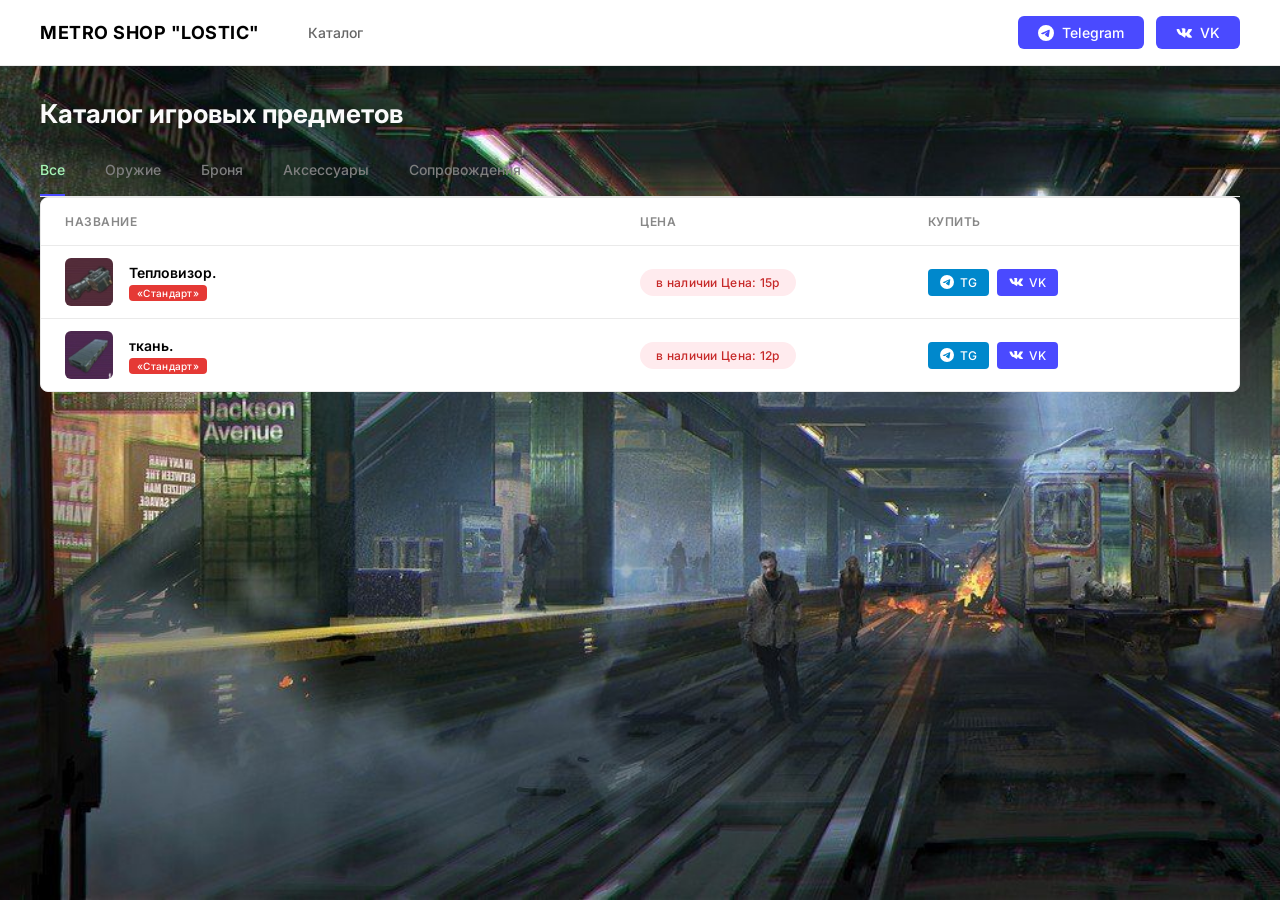
<file: accessories.html>
<!DOCTYPE html>
<html lang="ru">
<head>
    <meta charset="UTF-8">
    <meta name="viewport" content="width=device-width, initial-scale=1.0">
    <link rel="stylesheet" href="style.css">
    <title>METRO SHOP "LOSTIC"</title>
    <link href="https://fonts.googleapis.com/css2?family=Inter:wght@400;500;600;700&display=swap" rel="stylesheet">
    <style>
        * {
            margin: 0;
            padding: 0;
            box-sizing: border-box;
            font-family: 'Inter', sans-serif;
        }

        body {
            background-color: #ffffff;
            color: #1a1a1a;
            -webkit-font-smoothing: antialiased;
        }

        /* --- ШАПКА --- */
        header {
            display: flex;
            justify-content: space-between;
            align-items: center;
            padding: 16px 40px;
            border-bottom: 1px solid #eaeaea;
            background: #fff;
        }

        .logo {
            font-size: 18px;
            font-weight: 700;
            letter-spacing: 0.5px;
            text-transform: uppercase;
            color: #000;
        }

        .nav-links {
            display: flex;
            gap: 32px;
            margin-left: 48px;
            flex-grow: 1;
        }

        .nav-links a {
            text-decoration: none;
            color: #666;
            font-size: 14px;
            font-weight: 500;
            transition: color 0.2s;
        }

        .nav-links a:hover {
            color: rgb(236, 236, 236)4f4;
        }

        .social-buttons {
            display: flex;
            gap: 12px;
        }

        .btn-social {
            display: flex;
            align-items: center;
            gap: 8px;
            padding: 8px 20px;
            border-radius: 6px;
            text-decoration: none;
            color: #fff;
            font-size: 14px;
            font-weight: 500;
            transition: background 0.2s;
            background-color: #4a4aff;
        }

        .btn-social:hover {
            background-color: #3b3bdb;
        }

        .btn-social svg {
            width: 16px;
            height: 16px;
            fill: currentColor;
        }

        /* --- БАННЕР --- */
        .promo-banner {
            background-color: #4a4aff;
            color: #fff;
            margin: 24px 40px;
            padding: 16px 24px;
            border-radius: 8px;
            display: flex;
            justify-content: space-between;
            align-items: center;
            font-size: 14px;
            font-weight: 500;
            cursor: pointer;
            transition: background 0.2s;
        }

        .promo-banner:hover {
            background-color: #3b3bdb;
        }

        .promo-banner .left {
            display: flex;
            align-items: center;
            gap: 12px;
        }

        .promo-banner svg {
            width: 18px;
            height: 18px;
            fill: currentColor;
        }

        .promo-banner .arrow {
            font-size: 18px;
            line-height: 1;
        }

        /* --- ЗАГОЛОВОК --- */
        .catalog-title {
            font-size: 26px;
            font-weight: 700;
            margin: 32px 40px 16px;
            color: #fafafa; 
        }

        .tabs {
            display: flex;
            margin: 0 40px;
            border-bottom: 1px solid #eaeaea;
        }

        .tab {
            display: block;
            padding: 16px 0;
            margin-right: 40px;
            font-size: 14px;
            color: #7e7e7e;
            text-decoration: none; /* Убираем подчеркивание ссылок */
            cursor: pointer;
            border-bottom: 2px solid transparent;
            transition: all 0.2s;
            font-weight: 500;
        }

        .tab.active {
            color: #a6f5b7;
            border-bottom: 2px solid #4a4aff;
        }

        .tab:hover {
            color: #ebe8e8;
        }

        /* --- ТАБЛИЦА --- */
        .table-container {
            margin: 0 40px 40px;
            border: 1px solid #eaeaea;
            border-radius: 8px;
            overflow: hidden;
            background: #fff;
        }

        .table-header {
            display: grid;
            grid-template-columns: 2fr 1fr 1fr;
            background-color: #fff;
            padding: 16px 24px;
            font-size: 12px;
            text-transform: uppercase;
            color: #888;
            font-weight: 600;
            border-bottom: 1px solid #eaeaea;
            letter-spacing: 0.5px;
        }

        .table-row {
            display: grid;
            grid-template-columns: 2fr 1fr 1fr;
            padding: 12px 24px;
            align-items: center;
            border-bottom: 1px solid #eaeaea;
            transition: background 0.1s;
        }

        .table-row:last-child {
            border-bottom: none;
        }

        .table-row:hover {
            background-color: #fcfcfc;
        }

        /* --- ТОВАР --- */
        .product-info {
            display: flex;
            align-items: center;
            gap: 16px;
        }

        .product-img {
            width: 48px;
            height: 48px;
            background-color: #2c2c2c; 
            border-radius: 6px;
            display: flex;
            align-items: center;
            justify-content: center;
            flex-shrink: 0;
            overflow: hidden;
        }

        .product-img img {
            width: 100%;
            height: 100%;
            object-fit: cover;
        }

        .product-details {
            display: flex;
            flex-direction: column;
            gap: 4px;
        }

        .product-name {
            font-size: 14px;
            font-weight: 600;
            color: #000;
        }

        .product-tag {
            font-size: 10px;
            color: #fff;
            background-color: #e53935;
            padding: 2px 8px;
            border-radius: 4px;
            width: fit-content;
            font-weight: 500;
            letter-spacing: 0.3px;
        }

        .product-price {
            display: flex;
            align-items: center;
        }

        .status-badge {
            background-color: #ffebee;
            color: #c62828;
            font-size: 12px;
            padding: 6px 16px;
            border-radius: 20px;
            font-weight: 500;
            letter-spacing: 0.3px;
        }

        .buy-buttons {
            display: flex;
            gap: 8px;
        }

        .btn-buy {
            display: flex;
            align-items: center;
            gap: 6px;
            padding: 6px 12px;
            border-radius: 4px;
            font-size: 12px;
            font-weight: 500;
            color: #fff;
            text-decoration: none;
            transition: opacity 0.2s;
            border: none;
            cursor: pointer;
        }

        .btn-buy svg {
            width: 14px;
            height: 14px;
            fill: currentColor;
        }

        .btn-buy:hover {
            opacity: 0.85;
        }

        .btn-buy.tg { background-color: #0088cc; }
        .btn-buy.vk { background-color: #4a4aff; }


        @media (max-width: 900px) {
            .table-header, .table-row { grid-template-columns: 1.5fr 1fr 1fr; }
        }

        @media (max-width: 768px) {
            header { flex-direction: column; align-items: flex-start; gap: 16px; padding: 16px 20px; }
            .nav-links { margin-left: 0; }
            .promo-banner { margin: 16px 20px; }
            .catalog-title { margin: 24px 20px 12px; font-size: 22px; }
            .tabs { margin: 0 20px; overflow-x: auto; white-space: nowrap; }
            .tab { margin-right: 24px; }
            .table-container { margin: 16px 20px; }
            
            .table-header { display: none; }
            .table-row { 
                grid-template-columns: 1fr; 
                gap: 12px; 
                padding: 16px 20px;
                position: relative;
            }
            .buy-buttons { margin-top: 8px; }
            .product-img { width: 40px; height: 40px; }
        }
    </style>
</head>
<body>

    <header>
        <div class="logo">METRO SHOP "LOSTIC"</div>
        <div class="nav-links">
            <a href="index.html">Каталог</a>
        </div>
        <div class="social-buttons">
            <a href="https://t.me/MetroShopLOSTIC" class="btn-social">
                <svg viewBox="0 0 24 24"><path d="M11.944 0A12 12 0 0 0 0 12a12 12 0 0 0 12 12 12 12 0 0 0 12-12A12 12 0 0 0 12 0a12 12 0 0 0-.056 0zm4.962 7.224c.1-.002.321.023.465.14a.506.506 0 0 1 .171.325c.016.093.036.306.02.472-.18 1.898-.962 6.502-1.36 8.627-.168.9-.499 1.201-.82 1.23-.696.065-1.225-.46-1.9-.902-1.056-.693-1.653-1.124-2.678-1.8-1.185-.78-.417-1.21.258-1.91.177-.184 3.247-2.977 3.307-3.23.007-.032.014-.15-.056-.212s-.174-.041-.249-.024c-.106.024-1.793 1.14-5.061 3.345-.48.33-.913.49-1.302.48-.428-.008-1.252-.241-1.865-.44-.752-.245-1.349-.374-1.297-.789.027-.216.325-.437.893-.663 3.498-1.524 5.83-2.529 6.998-3.015 3.332-1.386 4.025-1.627 4.476-1.635z"/></svg>
                Telegram
            </a>
            <a href="https://vk.ru/im/channels/-241749785" class="btn-social">
                <svg viewBox="0 0 24 24"><path d="M13.162 18.994c.609 0 .858-.406.851-.915-.031-1.917.714-2.949 2.059-1.604 1.488 1.488 1.796 2.519 3.603 2.519h3.2c.808 0 1.126-.26 1.126-.668 0-.863-1.421-2.386-2.625-3.504-1.686-1.565-1.765-1.602-.313-3.486 1.801-2.339 4.157-5.336 2.073-5.336h-3.981c-.772 0-.828.435-1.103 1.083-.995 2.347-2.886 5.387-3.604 4.922-.751-.485-.407-2.406-.35-5.261.015-.754.011-1.271-1.141-1.539-.629-.145-1.241-.205-1.809-.205-2.273 0-3.841.953-2.95 1.119 1.571.293 1.42 3.692 1.054 5.16-.638 2.556-3.036-2.024-4.035-4.305-.241-.548-.315-.974-1.175-.974H1.694c-.554 0-.838.287-.838.69 0 .723.885 2.837 1.389 3.871 1.635 3.337 3.619 4.874 5.652 4.874z"/></svg>
                VK
            </a>
        </div>
    </header>

    <!-- ЗАГОЛОВОК -->
    <h1 class="catalog-title">Каталог игровых предметов</h1>

    <!-- ТАБЫ (ТЕПЕРЬ ССЫЛКИ НА ДРУГИЕ СТРАНИЦЫ) -->
    <div class="tabs">
        <a href="index.html" class="tab active">Все</a>
        <a href="gun.html" class="tab">Оружие</a>
        <a href="armor.html" class="tab">Броня</a>
        <a href="accessories.html" class="tab">Аксессуары</a>
        <a href="sopr.html" class="tab">Сопровождения</a>
    </div>

    <!-- ТАБЛИЦА -->
    <div class="table-container">
        <div class="table-header">
            <div>НАЗВАНИЕ</div>
            <div>ЦЕНА</div>
            <div>КУПИТЬ</div>
        </div>

  <div id="katalog" class="table-row">
            <div class="product-info">
                <div class="product-img">
                    <img src="img/pp.png" alt="Тепловизор">
                </div>
                <div class="product-details">
                    <span class="product-name">Тепловизор.</span>
                    <span class="product-tag">«Стандарт»</span>
                </div>
            </div>
            <div class="product-price">
                <span class="status-badge">в наличии Цена: 15р</span>
            </div>
            <div class="buy-buttons">
                <a href="https://t.me/MetroShopLOSTIC" class="btn-buy tg">
                    <svg viewBox="0 0 24 24"><path d="M11.944 0A12 12 0 0 0 0 12a12 12 0 0 0 12 12 12 12 0 0 0 12-12A12 12 0 0 0 12 0a12 12 0 0 0-.056 0zm4.962 7.224c.1-.002.321.023.465.14a.506.506 0 0 1 .171.325c.016.093.036.306.02.472-.18 1.898-.962 6.502-1.36 8.627-.168.9-.499 1.201-.82 1.23-.696.065-1.225-.46-1.9-.902-1.056-.693-1.653-1.124-2.678-1.8-1.185-.78-.417-1.21.258-1.91.177-.184 3.247-2.977 3.307-3.23.007-.032.014-.15-.056-.212s-.174-.041-.249-.024c-.106.024-1.793 1.14-5.061 3.345-.48.33-.913.49-1.302.48-.428-.008-1.252-.241-1.865-.44-.752-.245-1.349-.374-1.297-.789.027-.216.325-.437.893-.663 3.498-1.524 5.83-2.529 6.998-3.015 3.332-1.386 4.025-1.627 4.476-1.635z"/></svg>
                    TG
                </a>
                <a href="https://vk.ru/im/channels/-241749785" class="btn-buy vk">
                    <svg viewBox="0 0 24 24"><path d="M13.162 18.994c.609 0 .858-.406.851-.915-.031-1.917.714-2.949 2.059-1.604 1.488 1.488 1.796 2.519 3.603 2.519h3.2c.808 0 1.126-.26 1.126-.668 0-.863-1.421-2.386-2.625-3.504-1.686-1.565-1.765-1.602-.313-3.486 1.801-2.339 4.157-5.336 2.073-5.336h-3.981c-.772 0-.828.435-1.103 1.083-.995 2.347-2.886 5.387-3.604 4.922-.751-.485-.407-2.406-.35-5.261.015-.754.011-1.271-1.141-1.539-.629-.145-1.241-.205-1.809-.205-2.273 0-3.841.953-2.95 1.119 1.571.293 1.42 3.692 1.054 5.16-.638 2.556-3.036-2.024-4.035-4.305-.241-.548-.315-.974-1.175-.974H1.694c-.554 0-.838.287-.838.69 0 .723.885 2.837 1.389 3.871 1.635 3.337 3.619 4.874 5.652 4.874z"/></svg>
                    VK
                </a>
            </div>
        </div>
        
          <div id="katalog" class="table-row">
            <div class="product-info">
                <div class="product-img">
                    <img src="img/tka.png" alt="ткань">
                </div>
                <div class="product-details">
                    <span class="product-name">ткань.</span>
                    <span class="product-tag">«Стандарт»</span>
                </div>
            </div>
            <div class="product-price">
                <span class="status-badge">в наличии Цена: 12р</span>
            </div>
            <div class="buy-buttons">
                <a href="https://t.me/MetroShopLOSTIC" class="btn-buy tg">
                    <svg viewBox="0 0 24 24"><path d="M11.944 0A12 12 0 0 0 0 12a12 12 0 0 0 12 12 12 12 0 0 0 12-12A12 12 0 0 0 12 0a12 12 0 0 0-.056 0zm4.962 7.224c.1-.002.321.023.465.14a.506.506 0 0 1 .171.325c.016.093.036.306.02.472-.18 1.898-.962 6.502-1.36 8.627-.168.9-.499 1.201-.82 1.23-.696.065-1.225-.46-1.9-.902-1.056-.693-1.653-1.124-2.678-1.8-1.185-.78-.417-1.21.258-1.91.177-.184 3.247-2.977 3.307-3.23.007-.032.014-.15-.056-.212s-.174-.041-.249-.024c-.106.024-1.793 1.14-5.061 3.345-.48.33-.913.49-1.302.48-.428-.008-1.252-.241-1.865-.44-.752-.245-1.349-.374-1.297-.789.027-.216.325-.437.893-.663 3.498-1.524 5.83-2.529 6.998-3.015 3.332-1.386 4.025-1.627 4.476-1.635z"/></svg>
                    TG
                </a>
                <a href="https://vk.ru/im/channels/-241749785" class="btn-buy vk">
                    <svg viewBox="0 0 24 24"><path d="M13.162 18.994c.609 0 .858-.406.851-.915-.031-1.917.714-2.949 2.059-1.604 1.488 1.488 1.796 2.519 3.603 2.519h3.2c.808 0 1.126-.26 1.126-.668 0-.863-1.421-2.386-2.625-3.504-1.686-1.565-1.765-1.602-.313-3.486 1.801-2.339 4.157-5.336 2.073-5.336h-3.981c-.772 0-.828.435-1.103 1.083-.995 2.347-2.886 5.387-3.604 4.922-.751-.485-.407-2.406-.35-5.261.015-.754.011-1.271-1.141-1.539-.629-.145-1.241-.205-1.809-.205-2.273 0-3.841.953-2.95 1.119 1.571.293 1.42 3.692 1.054 5.16-.638 2.556-3.036-2.024-4.035-4.305-.241-.548-.315-.974-1.175-.974H1.694c-.554 0-.838.287-.838.69 0 .723.885 2.837 1.389 3.871 1.635 3.337 3.619 4.874 5.652 4.874z"/></svg>
                    VK
                </a>
            </div>
        </div>

</body>
</html>
</file>
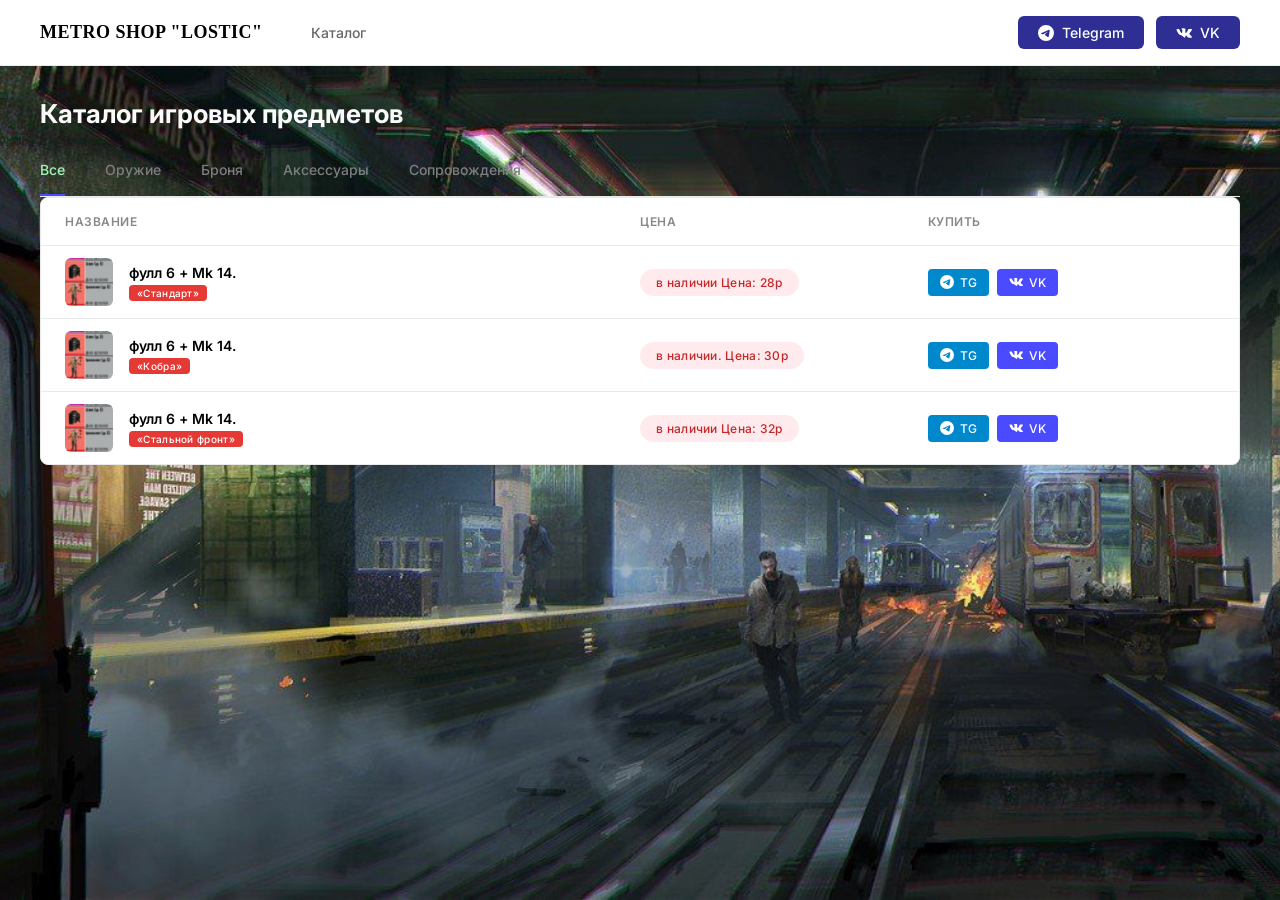
<file: armor.html>
<!DOCTYPE html>
<html lang="ru">
<head>
    <meta charset="UTF-8">
    <meta name="viewport" content="width=device-width, initial-scale=1.0">
    <link rel="stylesheet" href="style.css">
    <title>METRO SHOP "LOSTIC"</title>
    <link href="https://fonts.googleapis.com/css2?family=Inter:wght@400;500;600;700&display=swap" rel="stylesheet">
    <style>
        * {
            margin: 0;
            padding: 0;
            box-sizing: border-box;
            font-family: 'Inter', sans-serif;
        }

        body {
            background-color: #ffffff;
            color: #1a1a1a;
            -webkit-font-smoothing: antialiased;
        }

        /* --- ШАПКА --- */
        header {
            display: flex;
            justify-content: space-between;
            align-items: center;
            padding: 16px 40px;
            border-bottom: 1px solid #eaeaea;
            background: #fff;
        }

        .logo {
            font-size: 18px;
            font-weight: 700;
            letter-spacing: 0.5px;
            text-transform: uppercase;
            color: #000;
        }

        .nav-links {
            display: flex;
            gap: 32px;
            margin-left: 48px;
            flex-grow: 1;
        }

        .nav-links a {
            text-decoration: none;
            color: #666;
            font-size: 14px;
            font-weight: 500;
            transition: color 0.2s;
        }

        .nav-links a:hover {
            color: #000;
        }

        .social-buttons {
            display: flex;
            gap: 12px;
        }

        .btn-social {
            display: flex;
            align-items: center;
            gap: 8px;
            padding: 8px 20px;
            border-radius: 6px;
            text-decoration: none;
            color: #fff;
            font-size: 14px;
            font-weight: 500;
            transition: background 0.2s;
            background-color: #2e2e94;
        }

        .btn-social:hover {
            background-color: #3b3bdb;
        }

        .btn-social svg {
            width: 16px;
            height: 16px;
            fill: currentColor;
        }

        /* --- БАННЕР --- */
        .promo-banner {
            background-color: #4a4aff;
            color: #fff;
            margin: 24px 40px;
            padding: 16px 24px;
            border-radius: 8px;
            display: flex;
            justify-content: space-between;
            align-items: center;
            font-size: 14px;
            font-weight: 500;
            cursor: pointer;
            transition: background 0.2s;
        }

        .promo-banner:hover {
            background-color: #3b3bdb;
        }

        .promo-banner .left {
            display: flex;
            align-items: center;
            gap: 12px;
        }

        .promo-banner svg {
            width: 18px;
            height: 18px;
            fill: currentColor;
        }

        .promo-banner .arrow {
            font-size: 18px;
            line-height: 1;
        }

        /* --- ЗАГОЛОВОК --- */
        .catalog-title {
            font-size: 26px;
            font-weight: 700;
            margin: 32px 40px 16px;
            color: #fafafa; 
        }

        .tabs {
            display: flex;
            margin: 0 40px;
            border-bottom: 1px solid #eaeaea;
        }

        .tab {
            display: block;
            padding: 16px 0;
            margin-right: 40px;
            font-size: 14px;
            color: #7e7e7e;
            text-decoration: none; 
            cursor: pointer;
            border-bottom: 2px solid transparent;
            transition: all 0.2s;
            font-weight: 500;
        }

        .tab.active {
            color: #a6f5b7;
            border-bottom: 2px solid #4a4aff;
        }

        .tab:hover {
            color: #ebe8e8;
        }

        /* --- ТАБЛИЦА --- */
        .table-container {
            margin: 0 40px 40px;
            border: 1px solid #eaeaea;
            border-radius: 8px;
            overflow: hidden;
            background: #fff;
        }

        .table-header {
            display: grid;
            grid-template-columns: 2fr 1fr 1fr;
            background-color: #fff;
            padding: 16px 24px;
            font-size: 12px;
            text-transform: uppercase;
            color: #888;
            font-weight: 600;
            border-bottom: 1px solid #eaeaea;
            letter-spacing: 0.5px;
        }

        .table-row {
            display: grid;
            grid-template-columns: 2fr 1fr 1fr;
            padding: 12px 24px;
            align-items: center;
            border-bottom: 1px solid #eaeaea;
            transition: background 0.1s;
        }

        .table-row:last-child {
            border-bottom: none;
        }

        .table-row:hover {
            background-color: #fcfcfc;
        }

        /* --- ТОВАР --- */
        .product-info {
            display: flex;
            align-items: center;
            gap: 16px;
        }

        .product-img {
            width: 48px;
            height: 48px;
            background-color: #2c2c2c; 
            border-radius: 6px;
            display: flex;
            align-items: center;
            justify-content: center;
            flex-shrink: 0;
            overflow: hidden;
        }

        .product-img img {
            width: 100%;
            height: 100%;
            object-fit: cover;
        }

        .product-details {
            display: flex;
            flex-direction: column;
            gap: 4px;
        }

        .product-name {
            font-size: 14px;
            font-weight: 600;
            color: #000;
        }

        .product-tag {
            font-size: 10px;
            color: #fff;
            background-color: #e53935;
            padding: 2px 8px;
            border-radius: 4px;
            width: fit-content;
            font-weight: 500;
            letter-spacing: 0.3px;
        }

        .product-price {
            display: flex;
            align-items: center;
        }

        .status-badge {
            background-color: #ffebee;
            color: #c62828;
            font-size: 12px;
            padding: 6px 16px;
            border-radius: 20px;
            font-weight: 500;
            letter-spacing: 0.3px;
        }

        .buy-buttons {
            display: flex;
            gap: 8px;
        }

        .btn-buy {
            display: flex;
            align-items: center;
            gap: 6px;
            padding: 6px 12px;
            border-radius: 4px;
            font-size: 12px;
            font-weight: 500;
            color: #fff;
            text-decoration: none;
            transition: opacity 0.2s;
            border: none;
            cursor: pointer;
        }

        .btn-buy svg {
            width: 14px;
            height: 14px;
            fill: currentColor;
        }

        .btn-buy:hover {
            opacity: 0.85;
        }

        .btn-buy.tg { background-color: #0088cc; }
        .btn-buy.vk { background-color: #4a4aff; }


        @media (max-width: 900px) {
            .table-header, .table-row { grid-template-columns: 1.5fr 1fr 1fr; }
        }

        @media (max-width: 768px) {
            header { flex-direction: column; align-items: flex-start; gap: 16px; padding: 16px 20px; }
            .nav-links { margin-left: 0; }
            .promo-banner { margin: 16px 20px; }
            .catalog-title { margin: 24px 20px 12px; font-size: 22px; }
            .tabs { margin: 0 20px; overflow-x: auto; white-space: nowrap; }
            .tab { margin-right: 24px; }
            .table-container { margin: 16px 20px; }
            
            .table-header { display: none; }
            .table-row { 
                grid-template-columns: 1fr; 
                gap: 12px; 
                padding: 16px 20px;
                position: relative;
            }
            .buy-buttons { margin-top: 8px; }
            .product-img { width: 40px; height: 40px; }
        }
    </style>
</head>
<body>

    <header>
        <div style="font-family: climatecrisis;" class="logo">METRO SHOP "LOSTIC"</div>
        <div class="nav-links">
            <a href="#katalog">Каталог</a>
        </div>
        <div class="social-buttons">
            <a href="https://t.me/MetroShopLOSTIC" class="btn-social">
                <svg viewBox="0 0 24 24"><path d="M11.944 0A12 12 0 0 0 0 12a12 12 0 0 0 12 12 12 12 0 0 0 12-12A12 12 0 0 0 12 0a12 12 0 0 0-.056 0zm4.962 7.224c.1-.002.321.023.465.14a.506.506 0 0 1 .171.325c.016.093.036.306.02.472-.18 1.898-.962 6.502-1.36 8.627-.168.9-.499 1.201-.82 1.23-.696.065-1.225-.46-1.9-.902-1.056-.693-1.653-1.124-2.678-1.8-1.185-.78-.417-1.21.258-1.91.177-.184 3.247-2.977 3.307-3.23.007-.032.014-.15-.056-.212s-.174-.041-.249-.024c-.106.024-1.793 1.14-5.061 3.345-.48.33-.913.49-1.302.48-.428-.008-1.252-.241-1.865-.44-.752-.245-1.349-.374-1.297-.789.027-.216.325-.437.893-.663 3.498-1.524 5.83-2.529 6.998-3.015 3.332-1.386 4.025-1.627 4.476-1.635z"/></svg>
                Telegram
            </a>
            <a href="https://vk.ru/im/channels/-241749785" class="btn-social">
                <svg viewBox="0 0 24 24"><path d="M13.162 18.994c.609 0 .858-.406.851-.915-.031-1.917.714-2.949 2.059-1.604 1.488 1.488 1.796 2.519 3.603 2.519h3.2c.808 0 1.126-.26 1.126-.668 0-.863-1.421-2.386-2.625-3.504-1.686-1.565-1.765-1.602-.313-3.486 1.801-2.339 4.157-5.336 2.073-5.336h-3.981c-.772 0-.828.435-1.103 1.083-.995 2.347-2.886 5.387-3.604 4.922-.751-.485-.407-2.406-.35-5.261.015-.754.011-1.271-1.141-1.539-.629-.145-1.241-.205-1.809-.205-2.273 0-3.841.953-2.95 1.119 1.571.293 1.42 3.692 1.054 5.16-.638 2.556-3.036-2.024-4.035-4.305-.241-.548-.315-.974-1.175-.974H1.694c-.554 0-.838.287-.838.69 0 .723.885 2.837 1.389 3.871 1.635 3.337 3.619 4.874 5.652 4.874z"/></svg>
                VK
            </a>
        </div>
    </header>

    <!-- ЗАГОЛОВОК -->
    <h1 class="catalog-title">Каталог игровых предметов</h1>

    <!-- ТАБЫ (ТЕПЕРЬ ССЫЛКИ НА ДРУГИЕ СТРАНИЦЫ) -->
    <div class="tabs">
        <a href="index.html" class="tab active">Все</a>
        <a href="gun.html" class="tab">Оружие</a>
        <a href="armor.html" class="tab">Броня</a>
        <a href="accessories.html" class="tab">Аксессуары</a>
        <a href="sopr.html" class="tab">Сопровождения</a>
    </div>

    <!-- ТАБЛИЦА -->
    <div class="table-container">
        <div class="table-header">
            <div>НАЗВАНИЕ</div>
            <div>ЦЕНА</div>
            <div>КУПИТЬ</div>
        </div>
        
        <div id="katalog" class="table-row">
            <div class="product-info">
                <div class="product-img">
                    <img src="img/aa.png" alt="Шлем">
                </div>
                <div class="product-details">
                    <span class="product-name">фулл 6 + Mk 14.</span>
                    <span class="product-tag">«Стандарт»</span>
                </div>
            </div>
            <div class="product-price">
                <span class="status-badge">в наличии Цена: 28р</span>
            </div>
            <div class="buy-buttons">
                <a href="https://t.me/MetroShopLOSTIC" class="btn-buy tg">
                    <svg viewBox="0 0 24 24"><path d="M11.944 0A12 12 0 0 0 0 12a12 12 0 0 0 12 12 12 12 0 0 0 12-12A12 12 0 0 0 12 0a12 12 0 0 0-.056 0zm4.962 7.224c.1-.002.321.023.465.14a.506.506 0 0 1 .171.325c.016.093.036.306.02.472-.18 1.898-.962 6.502-1.36 8.627-.168.9-.499 1.201-.82 1.23-.696.065-1.225-.46-1.9-.902-1.056-.693-1.653-1.124-2.678-1.8-1.185-.78-.417-1.21.258-1.91.177-.184 3.247-2.977 3.307-3.23.007-.032.014-.15-.056-.212s-.174-.041-.249-.024c-.106.024-1.793 1.14-5.061 3.345-.48.33-.913.49-1.302.48-.428-.008-1.252-.241-1.865-.44-.752-.245-1.349-.374-1.297-.789.027-.216.325-.437.893-.663 3.498-1.524 5.83-2.529 6.998-3.015 3.332-1.386 4.025-1.627 4.476-1.635z"/></svg>
                    TG
                </a>
                <a href="https://vk.ru/im/channels/-241749785" class="btn-buy vk">
                    <svg viewBox="0 0 24 24"><path d="M13.162 18.994c.609 0 .858-.406.851-.915-.031-1.917.714-2.949 2.059-1.604 1.488 1.488 1.796 2.519 3.603 2.519h3.2c.808 0 1.126-.26 1.126-.668 0-.863-1.421-2.386-2.625-3.504-1.686-1.565-1.765-1.602-.313-3.486 1.801-2.339 4.157-5.336 2.073-5.336h-3.981c-.772 0-.828.435-1.103 1.083-.995 2.347-2.886 5.387-3.604 4.922-.751-.485-.407-2.406-.35-5.261.015-.754.011-1.271-1.141-1.539-.629-.145-1.241-.205-1.809-.205-2.273 0-3.841.953-2.95 1.119 1.571.293 1.42 3.692 1.054 5.16-.638 2.556-3.036-2.024-4.035-4.305-.241-.548-.315-.974-1.175-.974H1.694c-.554 0-.838.287-.838.69 0 .723.885 2.837 1.389 3.871 1.635 3.337 3.619 4.874 5.652 4.874z"/></svg>
                    VK
                </a>
            </div>
        </div>

               <div id="katalog" class="table-row">
            <div class="product-info">
                <div class="product-img">
                    <img src="img/aa.png" alt="Шлем">
                </div>
                <div class="product-details">
                    <span class="product-name">фулл 6 + Mk 14.</span>
                    <span class="product-tag">«Кобра»</span>
                </div>
            </div>
            <div class="product-price">
                <span class="status-badge">в наличии. Цена: 30р</span>
            </div>
            <div class="buy-buttons">
                <a href="https://t.me/MetroShopLOSTIC" class="btn-buy tg">
                    <svg viewBox="0 0 24 24"><path d="M11.944 0A12 12 0 0 0 0 12a12 12 0 0 0 12 12 12 12 0 0 0 12-12A12 12 0 0 0 12 0a12 12 0 0 0-.056 0zm4.962 7.224c.1-.002.321.023.465.14a.506.506 0 0 1 .171.325c.016.093.036.306.02.472-.18 1.898-.962 6.502-1.36 8.627-.168.9-.499 1.201-.82 1.23-.696.065-1.225-.46-1.9-.902-1.056-.693-1.653-1.124-2.678-1.8-1.185-.78-.417-1.21.258-1.91.177-.184 3.247-2.977 3.307-3.23.007-.032.014-.15-.056-.212s-.174-.041-.249-.024c-.106.024-1.793 1.14-5.061 3.345-.48.33-.913.49-1.302.48-.428-.008-1.252-.241-1.865-.44-.752-.245-1.349-.374-1.297-.789.027-.216.325-.437.893-.663 3.498-1.524 5.83-2.529 6.998-3.015 3.332-1.386 4.025-1.627 4.476-1.635z"/></svg>
                    TG
                </a>
                <a href="https://vk.ru/im/channels/-241749785" class="btn-buy vk">
                    <svg viewBox="0 0 24 24"><path d="M13.162 18.994c.609 0 .858-.406.851-.915-.031-1.917.714-2.949 2.059-1.604 1.488 1.488 1.796 2.519 3.603 2.519h3.2c.808 0 1.126-.26 1.126-.668 0-.863-1.421-2.386-2.625-3.504-1.686-1.565-1.765-1.602-.313-3.486 1.801-2.339 4.157-5.336 2.073-5.336h-3.981c-.772 0-.828.435-1.103 1.083-.995 2.347-2.886 5.387-3.604 4.922-.751-.485-.407-2.406-.35-5.261.015-.754.011-1.271-1.141-1.539-.629-.145-1.241-.205-1.809-.205-2.273 0-3.841.953-2.95 1.119 1.571.293 1.42 3.692 1.054 5.16-.638 2.556-3.036-2.024-4.035-4.305-.241-.548-.315-.974-1.175-.974H1.694c-.554 0-.838.287-.838.69 0 .723.885 2.837 1.389 3.871 1.635 3.337 3.619 4.874 5.652 4.874z"/></svg>
                    VK
                </a>
            </div>
        </div>

        <div id="katalog" class="table-row">
            <div class="product-info">
                <div class="product-img">
                    <img src="img/aa.png" alt="Шлем">
                </div>
                <div class="product-details">
                    <span class="product-name">фулл 6 + Mk 14.</span>
                    <span class="product-tag">«Стальной фронт»</span>
                </div>
            </div>
            <div class="product-price">
                <span class="status-badge">в наличии Цена: 32р</span>
            </div>
            <div class="buy-buttons">
                <a href="https://t.me/MetroShopLOSTIC" class="btn-buy tg">
                    <svg viewBox="0 0 24 24"><path d="M11.944 0A12 12 0 0 0 0 12a12 12 0 0 0 12 12 12 12 0 0 0 12-12A12 12 0 0 0 12 0a12 12 0 0 0-.056 0zm4.962 7.224c.1-.002.321.023.465.14a.506.506 0 0 1 .171.325c.016.093.036.306.02.472-.18 1.898-.962 6.502-1.36 8.627-.168.9-.499 1.201-.82 1.23-.696.065-1.225-.46-1.9-.902-1.056-.693-1.653-1.124-2.678-1.8-1.185-.78-.417-1.21.258-1.91.177-.184 3.247-2.977 3.307-3.23.007-.032.014-.15-.056-.212s-.174-.041-.249-.024c-.106.024-1.793 1.14-5.061 3.345-.48.33-.913.49-1.302.48-.428-.008-1.252-.241-1.865-.44-.752-.245-1.349-.374-1.297-.789.027-.216.325-.437.893-.663 3.498-1.524 5.83-2.529 6.998-3.015 3.332-1.386 4.025-1.627 4.476-1.635z"/></svg>
                    TG
                </a>
                <a href="https://vk.ru/im/channels/-241749785" class="btn-buy vk">
                    <svg viewBox="0 0 24 24"><path d="M13.162 18.994c.609 0 .858-.406.851-.915-.031-1.917.714-2.949 2.059-1.604 1.488 1.488 1.796 2.519 3.603 2.519h3.2c.808 0 1.126-.26 1.126-.668 0-.863-1.421-2.386-2.625-3.504-1.686-1.565-1.765-1.602-.313-3.486 1.801-2.339 4.157-5.336 2.073-5.336h-3.981c-.772 0-.828.435-1.103 1.083-.995 2.347-2.886 5.387-3.604 4.922-.751-.485-.407-2.406-.35-5.261.015-.754.011-1.271-1.141-1.539-.629-.145-1.241-.205-1.809-.205-2.273 0-3.841.953-2.95 1.119 1.571.293 1.42 3.692 1.054 5.16-.638 2.556-3.036-2.024-4.035-4.305-.241-.548-.315-.974-1.175-.974H1.694c-.554 0-.838.287-.838.69 0 .723.885 2.837 1.389 3.871 1.635 3.337 3.619 4.874 5.652 4.874z"/></svg>
                    VK
                </a>
            </div>
        </div>
        
</body>
</html>
</file>
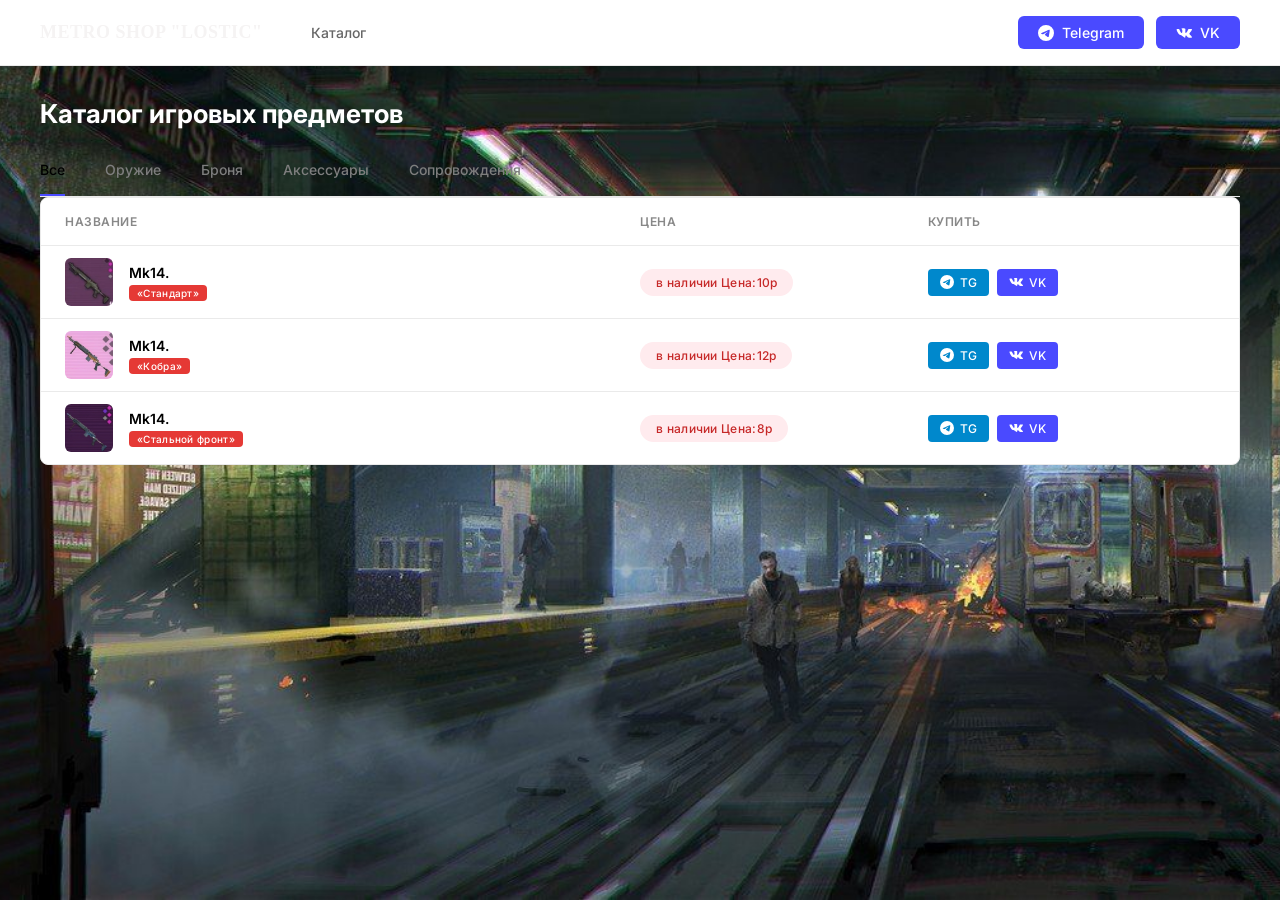
<file: gun.html>
<!DOCTYPE html>
<html lang="ru">
<head>
    <meta charset="UTF-8">
    <meta name="viewport" content="width=device-width, initial-scale=1.0">
    <link rel="stylesheet" href="style.css">
    <title>METRO SHOP</title>
    <link href="https://fonts.googleapis.com/css2?family=Inter:wght@400;500;600;700&display=swap" rel="stylesheet">
    <style>
        * {
            margin: 0;
            padding: 0;
            box-sizing: border-box;
            font-family: 'Inter', sans-serif;
        }

        body {
            background-color: #ffffff;
            color: #fcfbfb;
            -webkit-font-smoothing: antialiased;
        }

        /* --- ШАПКА --- */
        header {
            display: flex;
            justify-content: space-between;
            align-items: center;
            padding: 16px 40px;
            border-bottom: 1px solid #eaeaea;
            background: #fff;
        }

        .logo {
            font-size: 18px;
            font-weight: 700;
            letter-spacing: 0.5px;
            text-transform: uppercase;
            color: #f5f3f3;
        }

        .nav-links {
            display: flex;
            gap: 32px;
            margin-left: 48px;
            flex-grow: 1;
        }

        .nav-links a {
            text-decoration: none;
            color: #666;
            font-size: 14px;
            font-weight: 500;
            transition: color 0.2s;
        }

        .nav-links a:hover {
            color: #fffdfd;
        }

        .social-buttons {
            display: flex;
            gap: 12px;
        }

        .btn-social {
            display: flex;
            align-items: center;
            gap: 8px;
            padding: 8px 20px;
            border-radius: 6px;
            text-decoration: none;
            color: #fff;
            font-size: 14px;
            font-weight: 500;
            transition: background 0.2s;
            background-color: #4a4aff;
        }

        .btn-social:hover {
            background-color: #3b3bdb;
        }

        .btn-social svg {
            width: 16px;
            height: 16px;
            fill: currentColor;
        }

        /* --- БАННЕР --- */
        .promo-banner {
            background-color: #4a4aff;
            color: #fff;
            margin: 24px 40px;
            padding: 16px 24px;
            border-radius: 8px;
            display: flex;
            justify-content: space-between;
            align-items: center;
            font-size: 14px;
            font-weight: 500;
            cursor: pointer;
            transition: background 0.2s;
        }

        .promo-banner:hover {
            background-color: #3b3bdb;
        }

        .promo-banner .left {
            display: flex;
            align-items: center;
            gap: 12px;
        }

        .promo-banner svg {
            width: 18px;
            height: 18px;
            fill: currentColor;
        }

        .promo-banner .arrow {
            font-size: 18px;
            line-height: 1;
        }

        /* --- ЗАГОЛОВОК --- */
        .catalog-title {
            font-size: 26px;
            font-weight: 700;
            margin: 32px 40px 16px;
            color: #ffffff; /* ИСПРАВЛЕНО: было белым, стало черным */
        }

        /* --- ТАБЫ (ТЕПЕРЬ ЭТО ССЫЛКИ) --- */
        .tabs {
            display: flex;
            margin: 0 40px;
            border-bottom: 1px solid #eaeaea;
        }

        .tab {
            display: block;
            padding: 16px 0;
            margin-right: 40px;
            font-size: 14px;
            color: #7e7e7e;
            text-decoration: none; /* Убираем подчеркивание ссылок */
            cursor: pointer;
            border-bottom: 2px solid transparent;
            transition: all 0.2s;
            font-weight: 500;
        }

        .tab.active {
            color: #000;
            border-bottom: 2px solid #4a4aff;
        }

        .tab:hover {
            color: #000;
        }

        /* --- ТАБЛИЦА --- */
        .table-container {
            margin: 0 40px 40px;
            border: 1px solid #eaeaea;
            border-radius: 8px;
            overflow: hidden;
            background: #fff;
        }

        .table-header {
            display: grid;
            grid-template-columns: 2fr 1fr 1fr;
            background-color: #fff;
            padding: 16px 24px;
            font-size: 12px;
            text-transform: uppercase;
            color: #888;
            font-weight: 600;
            border-bottom: 1px solid #eaeaea;
            letter-spacing: 0.5px;
        }

        .table-row {
            display: grid;
            grid-template-columns: 2fr 1fr 1fr;
            padding: 12px 24px;
            align-items: center;
            border-bottom: 1px solid #eaeaea;
            transition: background 0.1s;
        }

        .table-row:last-child {
            border-bottom: none;
        }

        .table-row:hover {
            background-color: #fcfcfc;
        }

        /* --- ТОВАР --- */
        .product-info {
            display: flex;
            align-items: center;
            gap: 16px;
        }

        .product-img {
            width: 48px;
            height: 48px;
            background-color: #2c2c2c; 
            border-radius: 6px;
            display: flex;
            align-items: center;
            justify-content: center;
            flex-shrink: 0;
            overflow: hidden;
        }

        .product-img img {
            width: 100%;
            height: 100%;
            object-fit: cover;
        }

        .product-details {
            display: flex;
            flex-direction: column;
            gap: 4px;
        }

        .product-name {
            font-size: 14px;
            font-weight: 600;
            color: #000;
        }

        .product-tag {
            font-size: 10px;
            color: #fff;
            background-color: #e53935;
            padding: 2px 8px;
            border-radius: 4px;
            width: fit-content;
            font-weight: 500;
            letter-spacing: 0.3px;
        }

        .product-price {
            display: flex;
            align-items: center;
        }

        .status-badge {
            background-color: #ffebee;
            color: #c62828;
            font-size: 12px;
            padding: 6px 16px;
            border-radius: 20px;
            font-weight: 500;
            letter-spacing: 0.3px;
        }

        .buy-buttons {
            display: flex;
            gap: 8px;
        }

        .btn-buy {
            display: flex;
            align-items: center;
            gap: 6px;
            padding: 6px 12px;
            border-radius: 4px;
            font-size: 12px;
            font-weight: 500;
            color: #fff;
            text-decoration: none;
            transition: opacity 0.2s;
            border: none;
            cursor: pointer;
        }

        .btn-buy svg {
            width: 14px;
            height: 14px;
            fill: currentColor;
        }

        .btn-buy:hover {
            opacity: 0.85;
        }

        .btn-buy.tg { background-color: #0088cc; }
        .btn-buy.vk { background-color: #4a4aff; }

        /* --- АДАПТИВ --- */
        @media (max-width: 900px) {
            .table-header, .table-row { grid-template-columns: 1.5fr 1fr 1fr; }
        }

        @media (max-width: 768px) {
            header { flex-direction: column; align-items: flex-start; gap: 16px; padding: 16px 20px; }
            .nav-links { margin-left: 0; }
            .promo-banner { margin: 16px 20px; }
            .catalog-title { margin: 24px 20px 12px; font-size: 22px; }
            .tabs { margin: 0 20px; overflow-x: auto; white-space: nowrap; }
            .tab { margin-right: 24px; }
            .table-container { margin: 16px 20px; }
            
            .table-header { display: none; }
            .table-row { 
                grid-template-columns: 1fr; 
                gap: 12px; 
                padding: 16px 20px;
                position: relative;
            }
            .buy-buttons { margin-top: 8px; }
            .product-img { width: 40px; height: 40px; }
        }
    </style>
</head>
<body>

    <header>
        <div  style="font-family: climatecrisis;" class="logo">METRO SHOP "LOSTIC"</div>
        <div class="nav-links">
            <a href="index.html">Каталог</a>
        </div>
        <div class="social-buttons">
            <a href="https://t.me/MetroShopLOSTIC" class="btn-social">
                <svg viewBox="0 0 24 24"><path d="M11.944 0A12 12 0 0 0 0 12a12 12 0 0 0 12 12 12 12 0 0 0 12-12A12 12 0 0 0 12 0a12 12 0 0 0-.056 0zm4.962 7.224c.1-.002.321.023.465.14a.506.506 0 0 1 .171.325c.016.093.036.306.02.472-.18 1.898-.962 6.502-1.36 8.627-.168.9-.499 1.201-.82 1.23-.696.065-1.225-.46-1.9-.902-1.056-.693-1.653-1.124-2.678-1.8-1.185-.78-.417-1.21.258-1.91.177-.184 3.247-2.977 3.307-3.23.007-.032.014-.15-.056-.212s-.174-.041-.249-.024c-.106.024-1.793 1.14-5.061 3.345-.48.33-.913.49-1.302.48-.428-.008-1.252-.241-1.865-.44-.752-.245-1.349-.374-1.297-.789.027-.216.325-.437.893-.663 3.498-1.524 5.83-2.529 6.998-3.015 3.332-1.386 4.025-1.627 4.476-1.635z"/></svg>
                Telegram
            </a>
            <a href="https://vk.ru/im/channels/-241749785" class="btn-social">
                <svg viewBox="0 0 24 24"><path d="M13.162 18.994c.609 0 .858-.406.851-.915-.031-1.917.714-2.949 2.059-1.604 1.488 1.488 1.796 2.519 3.603 2.519h3.2c.808 0 1.126-.26 1.126-.668 0-.863-1.421-2.386-2.625-3.504-1.686-1.565-1.765-1.602-.313-3.486 1.801-2.339 4.157-5.336 2.073-5.336h-3.981c-.772 0-.828.435-1.103 1.083-.995 2.347-2.886 5.387-3.604 4.922-.751-.485-.407-2.406-.35-5.261.015-.754.011-1.271-1.141-1.539-.629-.145-1.241-.205-1.809-.205-2.273 0-3.841.953-2.95 1.119 1.571.293 1.42 3.692 1.054 5.16-.638 2.556-3.036-2.024-4.035-4.305-.241-.548-.315-.974-1.175-.974H1.694c-.554 0-.838.287-.838.69 0 .723.885 2.837 1.389 3.871 1.635 3.337 3.619 4.874 5.652 4.874z"/></svg>
                VK
            </a>
        </div>
    </header>

    <!-- ЗАГОЛОВОК -->
    <h1 class="catalog-title">Каталог игровых предметов</h1>

    <!-- ТАБЫ (ТЕПЕРЬ ССЫЛКИ НА ДРУГИЕ СТРАНИЦЫ) -->
    <div class="tabs">
        <a href="index.html" class="tab active">Все</a>
        <a href="gun.html" class="tab">Оружие</a>
        <a href="armor.html" class="tab">Броня</a>
        <a href="accessories.html" class="tab">Аксессуары</a>
        <a href="sopr.html" class="tab">Сопровождения</a>
    </div>

    <!-- ТАБЛИЦА -->
    <div class="table-container">
        <div class="table-header">
            <div>НАЗВАНИЕ</div>
            <div>ЦЕНА</div>
            <div>КУПИТЬ</div>
        </div>

        <div id="katalog" class="table-row">
            <div class="product-info">
                <div class="product-img">
                    <img src="img/mk14.png" alt="Шлем">
                </div>
                <div class="product-details">
                    <span class="product-name">Mk14.</span>
                    <span class="product-tag">«Стандарт»</span>
                </div>
            </div>
            <div class="product-price">
                <span class="status-badge">в наличии Цена:10р</span>
            </div>
            <div class="buy-buttons">
                <a href="https://t.me/MetroShopLOSTIC" class="btn-buy tg">
                    <svg viewBox="0 0 24 24"><path d="M11.944 0A12 12 0 0 0 0 12a12 12 0 0 0 12 12 12 12 0 0 0 12-12A12 12 0 0 0 12 0a12 12 0 0 0-.056 0zm4.962 7.224c.1-.002.321.023.465.14a.506.506 0 0 1 .171.325c.016.093.036.306.02.472-.18 1.898-.962 6.502-1.36 8.627-.168.9-.499 1.201-.82 1.23-.696.065-1.225-.46-1.9-.902-1.056-.693-1.653-1.124-2.678-1.8-1.185-.78-.417-1.21.258-1.91.177-.184 3.247-2.977 3.307-3.23.007-.032.014-.15-.056-.212s-.174-.041-.249-.024c-.106.024-1.793 1.14-5.061 3.345-.48.33-.913.49-1.302.48-.428-.008-1.252-.241-1.865-.44-.752-.245-1.349-.374-1.297-.789.027-.216.325-.437.893-.663 3.498-1.524 5.83-2.529 6.998-3.015 3.332-1.386 4.025-1.627 4.476-1.635z"/></svg>
                    TG
                </a>
                <a href="https://vk.ru/im/channels/-241749785" class="btn-buy vk">
                    <svg viewBox="0 0 24 24"><path d="M13.162 18.994c.609 0 .858-.406.851-.915-.031-1.917.714-2.949 2.059-1.604 1.488 1.488 1.796 2.519 3.603 2.519h3.2c.808 0 1.126-.26 1.126-.668 0-.863-1.421-2.386-2.625-3.504-1.686-1.565-1.765-1.602-.313-3.486 1.801-2.339 4.157-5.336 2.073-5.336h-3.981c-.772 0-.828.435-1.103 1.083-.995 2.347-2.886 5.387-3.604 4.922-.751-.485-.407-2.406-.35-5.261.015-.754.011-1.271-1.141-1.539-.629-.145-1.241-.205-1.809-.205-2.273 0-3.841.953-2.95 1.119 1.571.293 1.42 3.692 1.054 5.16-.638 2.556-3.036-2.024-4.035-4.305-.241-.548-.315-.974-1.175-.974H1.694c-.554 0-.838.287-.838.69 0 .723.885 2.837 1.389 3.871 1.635 3.337 3.619 4.874 5.652 4.874z"/></svg>
                    VK
                </a>
            </div>
        </div>

                <div id="katalog" class="table-row">
            <div class="product-info">
                <div class="product-img">
                    <img src="img/mk14kbS.png" alt="Шлем">
                </div>
                <div class="product-details">
                    <span class="product-name">Mk14.</span>
                    <span class="product-tag">«Кобра»</span>
                </div>
            </div>
            <div class="product-price">
                <span class="status-badge">в наличии Цена:12р</span>
            </div>
            <div class="buy-buttons">
                <a href="https://t.me/MetroShopLOSTIC" class="btn-buy tg">
                    <svg viewBox="0 0 24 24"><path d="M11.944 0A12 12 0 0 0 0 12a12 12 0 0 0 12 12 12 12 0 0 0 12-12A12 12 0 0 0 12 0a12 12 0 0 0-.056 0zm4.962 7.224c.1-.002.321.023.465.14a.506.506 0 0 1 .171.325c.016.093.036.306.02.472-.18 1.898-.962 6.502-1.36 8.627-.168.9-.499 1.201-.82 1.23-.696.065-1.225-.46-1.9-.902-1.056-.693-1.653-1.124-2.678-1.8-1.185-.78-.417-1.21.258-1.91.177-.184 3.247-2.977 3.307-3.23.007-.032.014-.15-.056-.212s-.174-.041-.249-.024c-.106.024-1.793 1.14-5.061 3.345-.48.33-.913.49-1.302.48-.428-.008-1.252-.241-1.865-.44-.752-.245-1.349-.374-1.297-.789.027-.216.325-.437.893-.663 3.498-1.524 5.83-2.529 6.998-3.015 3.332-1.386 4.025-1.627 4.476-1.635z"/></svg>
                    TG
                </a>
                <a href="https://vk.ru/im/channels/-241749785" class="btn-buy vk">
                    <svg viewBox="0 0 24 24"><path d="M13.162 18.994c.609 0 .858-.406.851-.915-.031-1.917.714-2.949 2.059-1.604 1.488 1.488 1.796 2.519 3.603 2.519h3.2c.808 0 1.126-.26 1.126-.668 0-.863-1.421-2.386-2.625-3.504-1.686-1.565-1.765-1.602-.313-3.486 1.801-2.339 4.157-5.336 2.073-5.336h-3.981c-.772 0-.828.435-1.103 1.083-.995 2.347-2.886 5.387-3.604 4.922-.751-.485-.407-2.406-.35-5.261.015-.754.011-1.271-1.141-1.539-.629-.145-1.241-.205-1.809-.205-2.273 0-3.841.953-2.95 1.119 1.571.293 1.42 3.692 1.054 5.16-.638 2.556-3.036-2.024-4.035-4.305-.241-.548-.315-.974-1.175-.974H1.694c-.554 0-.838.287-.838.69 0 .723.885 2.837 1.389 3.871 1.635 3.337 3.619 4.874 5.652 4.874z"/></svg>
                    VK
                </a>
            </div>
        </div>

                       <div id="katalog" class="table-row">
            <div class="product-info">
                <div class="product-img">
                    <img src="img/mk14st.png" alt="Шлем">
                </div>
                <div class="product-details">
                    <span class="product-name">Mk14.</span>
                    <span class="product-tag">«Стальной фронт»</span>
                </div>
            </div>
            <div class="product-price">
                <span class="status-badge">в наличии Цена:8р</span>
            </div>
            <div class="buy-buttons">
                <a href="https://t.me/MetroShopLOSTIC" class="btn-buy tg">
                    <svg viewBox="0 0 24 24"><path d="M11.944 0A12 12 0 0 0 0 12a12 12 0 0 0 12 12 12 12 0 0 0 12-12A12 12 0 0 0 12 0a12 12 0 0 0-.056 0zm4.962 7.224c.1-.002.321.023.465.14a.506.506 0 0 1 .171.325c.016.093.036.306.02.472-.18 1.898-.962 6.502-1.36 8.627-.168.9-.499 1.201-.82 1.23-.696.065-1.225-.46-1.9-.902-1.056-.693-1.653-1.124-2.678-1.8-1.185-.78-.417-1.21.258-1.91.177-.184 3.247-2.977 3.307-3.23.007-.032.014-.15-.056-.212s-.174-.041-.249-.024c-.106.024-1.793 1.14-5.061 3.345-.48.33-.913.49-1.302.48-.428-.008-1.252-.241-1.865-.44-.752-.245-1.349-.374-1.297-.789.027-.216.325-.437.893-.663 3.498-1.524 5.83-2.529 6.998-3.015 3.332-1.386 4.025-1.627 4.476-1.635z"/></svg>
                    TG
                </a>
                <a href="https://vk.ru/im/channels/-241749785" class="btn-buy vk">
                    <svg viewBox="0 0 24 24"><path d="M13.162 18.994c.609 0 .858-.406.851-.915-.031-1.917.714-2.949 2.059-1.604 1.488 1.488 1.796 2.519 3.603 2.519h3.2c.808 0 1.126-.26 1.126-.668 0-.863-1.421-2.386-2.625-3.504-1.686-1.565-1.765-1.602-.313-3.486 1.801-2.339 4.157-5.336 2.073-5.336h-3.981c-.772 0-.828.435-1.103 1.083-.995 2.347-2.886 5.387-3.604 4.922-.751-.485-.407-2.406-.35-5.261.015-.754.011-1.271-1.141-1.539-.629-.145-1.241-.205-1.809-.205-2.273 0-3.841.953-2.95 1.119 1.571.293 1.42 3.692 1.054 5.16-.638 2.556-3.036-2.024-4.035-4.305-.241-.548-.315-.974-1.175-.974H1.694c-.554 0-.838.287-.838.69 0 .723.885 2.837 1.389 3.871 1.635 3.337 3.619 4.874 5.652 4.874z"/></svg>
                    VK
                </a>
            </div>
        </div>

</body>
</html>
</file>
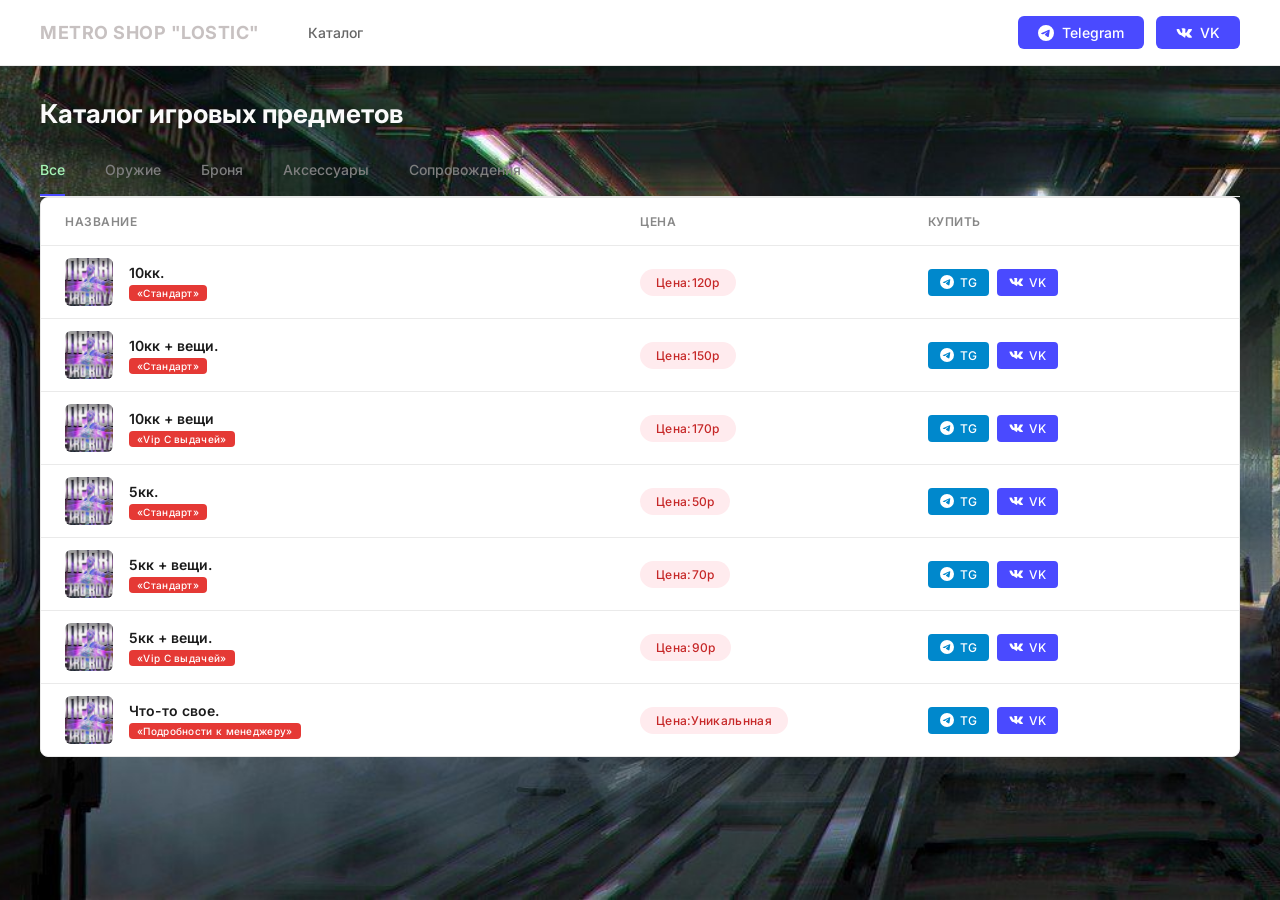
<file: sopr.html>
<!DOCTYPE html>
<html lang="ru">
<head>
    <meta charset="UTF-8">
    <meta name="viewport" content="width=device-width, initial-scale=1.0">
    <link rel="stylesheet" href="style.css">
    <title>METRO SHOP "LOSTIC"</title>
    <link href="https://fonts.googleapis.com/css2?family=Inter:wght@400;500;600;700&display=swap" rel="stylesheet">
    <style>
        * {
            margin: 0;
            padding: 0;
            box-sizing: border-box;
            font-family: 'Inter', sans-serif;
        }

        body {
            background-color: #ffffff;
            color: #fffcfc;
            -webkit-font-smoothing: antialiased;
        }

        /* --- ШАПКА --- */
        header {
            display: flex;
            justify-content: space-between;
            align-items: center;
            padding: 16px 40px;
            border-bottom: 1px solid #eaeaea;
            background: #fff;
        }

        .logo {
            font-size: 18px;
            font-weight: 700;
            letter-spacing: 0.5px;
            text-transform: uppercase;
            color: #c7c1c1;
        }

        .nav-links {
            display: flex;
            gap: 32px;
            margin-left: 48px;
            flex-grow: 1;
        }

        .nav-links a {
            text-decoration: none;
            color: #666;
            font-size: 14px;
            font-weight: 500;
            transition: color 0.2s;
        }

        .nav-links a:hover {
            color: #d63a3a;
        }

        .social-buttons {
            display: flex;
            gap: 12px;
        }

        .btn-social {
            display: flex;
            align-items: center;
            gap: 8px;
            padding: 8px 20px;
            border-radius: 6px;
            text-decoration: none;
            color: #fff;
            font-size: 14px;
            font-weight: 500;
            transition: background 0.2s;
            background-color: #4a4aff;
        }

        .btn-social:hover {
            background-color: #3b3bdb;
        }

        .btn-social svg {
            width: 16px;
            height: 16px;
            fill: currentColor;
        }

        /* --- БАННЕР --- */
        .promo-banner {
            background-color: #4a4aff;
            color: #fff;
            margin: 24px 40px;
            padding: 16px 24px;
            border-radius: 8px;
            display: flex;
            justify-content: space-between;
            align-items: center;
            font-size: 14px;
            font-weight: 500;
            cursor: pointer;
            transition: background 0.2s;
        }

        .promo-banner:hover {
            background-color: #3b3bdb;
        }

        .promo-banner .left {
            display: flex;
            align-items: center;
            gap: 12px;
        }

        .promo-banner svg {
            width: 18px;
            height: 18px;
            fill: currentColor;
        }

        .promo-banner .arrow {
            font-size: 18px;
            line-height: 1;
        }

        /* --- ЗАГОЛОВОК --- */
        .catalog-title {
            font-size: 26px;
            font-weight: 700;
            margin: 32px 40px 16px;
            color: #fafafa; 
        }

        .tabs {
            display: flex;
            margin: 0 40px;
            border-bottom: 1px solid #eaeaea;
        }

        .tab {
            display: block;
            padding: 16px 0;
            margin-right: 40px;
            font-size: 14px;
            color: #7e7e7e;
            text-decoration: none; /* Убираем подчеркивание ссылок */
            cursor: pointer;
            border-bottom: 2px solid transparent;
            transition: all 0.2s;
            font-weight: 500;
        }

        .tab.active {
            color: #a6f5b7;
            border-bottom: 2px solid #4a4aff;
        }

        .tab:hover {
            color: #ebe8e8;
        }

        /* --- ТАБЛИЦА --- */
        .table-container {
            margin: 0 40px 40px;
            border: 1px solid #eaeaea;
            border-radius: 8px;
            overflow: hidden;
            background: #fff;
        }

        .table-header {
            display: grid;
            grid-template-columns: 2fr 1fr 1fr;
            background-color: #fff;
            padding: 16px 24px;
            font-size: 12px;
            text-transform: uppercase;
            color: #888;
            font-weight: 600;
            border-bottom: 1px solid #eaeaea;
            letter-spacing: 0.5px;
        }

        .table-row {
            display: grid;
            grid-template-columns: 2fr 1fr 1fr;
            padding: 12px 24px;
            align-items: center;
            border-bottom: 1px solid #eaeaea;
            transition: background 0.1s;
        }

        .table-row:last-child {
            border-bottom: none;
        }

        .table-row:hover {
            background-color: #fcfcfc;
        }

        /* --- ТОВАР --- */
        .product-info {
            display: flex;
            align-items: center;
            gap: 16px;
        }

        .product-img {
            width: 48px;
            height: 48px;
            background-color: #2c2c2c; 
            border-radius: 6px;
            display: flex;
            align-items: center;
            justify-content: center;
            flex-shrink: 0;
            overflow: hidden;
        }

        .product-img img {
            width: 100%;
            height: 100%;
            object-fit: cover;
        }

        .product-details {
            display: flex;
            flex-direction: column;
            gap: 4px;
        }

        .product-name {
            font-size: 14px;
            font-weight: 600;
            color: #1b1b1b;
        }

        .product-tag {
            font-size: 10px;
            color: #fff;
            background-color: #e53935;
            padding: 2px 8px;
            border-radius: 4px;
            width: fit-content;
            font-weight: 500;
            letter-spacing: 0.3px;
        }

        .product-price {
            display: flex;
            align-items: center;
        }

        .status-badge {
            background-color: #ffebee;
            color: #c62828;
            font-size: 12px;
            padding: 6px 16px;
            border-radius: 20px;
            font-weight: 500;
            letter-spacing: 0.3px;
        }

        .buy-buttons {
            display: flex;
            gap: 8px;
        }

        .btn-buy {
            display: flex;
            align-items: center;
            gap: 6px;
            padding: 6px 12px;
            border-radius: 4px;
            font-size: 12px;
            font-weight: 500;
            color: #fff;
            text-decoration: none;
            transition: opacity 0.2s;
            border: none;
            cursor: pointer;
        }

        .btn-buy svg {
            width: 14px;
            height: 14px;
            fill: currentColor;
        }

        .btn-buy:hover {
            opacity: 0.85;
        }

        .btn-buy.tg { background-color: #0088cc; }
        .btn-buy.vk { background-color: #4a4aff; }


        @media (max-width: 900px) {
            .table-header, .table-row { grid-template-columns: 1.5fr 1fr 1fr; }
        }

        @media (max-width: 768px) {
            header { flex-direction: column; align-items: flex-start; gap: 16px; padding: 16px 20px; }
            .nav-links { margin-left: 0; }
            .promo-banner { margin: 16px 20px; }
            .catalog-title { margin: 24px 20px 12px; font-size: 22px; }
            .tabs { margin: 0 20px; overflow-x: auto; white-space: nowrap; }
            .tab { margin-right: 24px; }
            .table-container { margin: 16px 20px; }
            
            .table-header { display: none; }
            .table-row { 
                grid-template-columns: 1fr; 
                gap: 12px; 
                padding: 16px 20px;
                position: relative;
            }
            .buy-buttons { margin-top: 8px; }
            .product-img { width: 40px; height: 40px; }
        }
    </style>
</head>
<body>

    <header>
        <div class="logo">METRO SHOP "LOSTIC"</div>
        <div class="nav-links">
            <a href="index.html">Каталог</a>
        </div>
        <div class="social-buttons">
            <a href="https://t.me/MetroShopLOSTIC" class="btn-social">
                <svg viewBox="0 0 24 24"><path d="M11.944 0A12 12 0 0 0 0 12a12 12 0 0 0 12 12 12 12 0 0 0 12-12A12 12 0 0 0 12 0a12 12 0 0 0-.056 0zm4.962 7.224c.1-.002.321.023.465.14a.506.506 0 0 1 .171.325c.016.093.036.306.02.472-.18 1.898-.962 6.502-1.36 8.627-.168.9-.499 1.201-.82 1.23-.696.065-1.225-.46-1.9-.902-1.056-.693-1.653-1.124-2.678-1.8-1.185-.78-.417-1.21.258-1.91.177-.184 3.247-2.977 3.307-3.23.007-.032.014-.15-.056-.212s-.174-.041-.249-.024c-.106.024-1.793 1.14-5.061 3.345-.48.33-.913.49-1.302.48-.428-.008-1.252-.241-1.865-.44-.752-.245-1.349-.374-1.297-.789.027-.216.325-.437.893-.663 3.498-1.524 5.83-2.529 6.998-3.015 3.332-1.386 4.025-1.627 4.476-1.635z"/></svg>
                Telegram
            </a>
            <a href="https://vk.ru/im/channels/-241749785" class="btn-social">
                <svg viewBox="0 0 24 24"><path d="M13.162 18.994c.609 0 .858-.406.851-.915-.031-1.917.714-2.949 2.059-1.604 1.488 1.488 1.796 2.519 3.603 2.519h3.2c.808 0 1.126-.26 1.126-.668 0-.863-1.421-2.386-2.625-3.504-1.686-1.565-1.765-1.602-.313-3.486 1.801-2.339 4.157-5.336 2.073-5.336h-3.981c-.772 0-.828.435-1.103 1.083-.995 2.347-2.886 5.387-3.604 4.922-.751-.485-.407-2.406-.35-5.261.015-.754.011-1.271-1.141-1.539-.629-.145-1.241-.205-1.809-.205-2.273 0-3.841.953-2.95 1.119 1.571.293 1.42 3.692 1.054 5.16-.638 2.556-3.036-2.024-4.035-4.305-.241-.548-.315-.974-1.175-.974H1.694c-.554 0-.838.287-.838.69 0 .723.885 2.837 1.389 3.871 1.635 3.337 3.619 4.874 5.652 4.874z"/></svg>
                VK
            </a>
        </div>
    </header>

    <!-- ЗАГОЛОВОК -->
    <h1 class="catalog-title">Каталог игровых предметов</h1>

    <!-- ТАБЫ (ТЕПЕРЬ ССЫЛКИ НА ДРУГИЕ СТРАНИЦЫ) -->
    <div class="tabs">
        <a href="index.html" class="tab active">Все</a>
        <a href="gun.html" class="tab">Оружие</a>
        <a href="armor.html" class="tab">Броня</a>
        <a href="accessories.html" class="tab">Аксессуары</a>
        <a href="sopr.html" class="tab">Сопровождения</a>
    </div>

    <!-- ТАБЛИЦА -->
    <div class="table-container">
        <div class="table-header">
            <div>НАЗВАНИЕ</div>
            <div>ЦЕНА</div>
            <div>КУПИТЬ</div>
        </div>

        <!-- Товар 1 (ИСПРАВЛЕНА СТРУКТУРА КАРТИНКИ) -->
        <div class="table-row">
            <div class="product-info">
                <div class="product-img">
                    <img src="img/sopr.png" alt="Шлем">
                </div>
                <div class="product-details">
                    <span class="product-name">10кк.</span>
                    <span class="product-tag">«Стандарт»</span>
                </div>
            </div>
            <div class="product-price">
                <span class="status-badge">Цена:120р</span>
            </div>
            <div class="buy-buttons">
                <a href="https://t.me/MetroShopLOSTIC" class="btn-buy tg">
                    <svg viewBox="0 0 24 24"><path d="M11.944 0A12 12 0 0 0 0 12a12 12 0 0 0 12 12 12 12 0 0 0 12-12A12 12 0 0 0 12 0a12 12 0 0 0-.056 0zm4.962 7.224c.1-.002.321.023.465.14a.506.506 0 0 1 .171.325c.016.093.036.306.02.472-.18 1.898-.962 6.502-1.36 8.627-.168.9-.499 1.201-.82 1.23-.696.065-1.225-.46-1.9-.902-1.056-.693-1.653-1.124-2.678-1.8-1.185-.78-.417-1.21.258-1.91.177-.184 3.247-2.977 3.307-3.23.007-.032.014-.15-.056-.212s-.174-.041-.249-.024c-.106.024-1.793 1.14-5.061 3.345-.48.33-.913.49-1.302.48-.428-.008-1.252-.241-1.865-.44-.752-.245-1.349-.374-1.297-.789.027-.216.325-.437.893-.663 3.498-1.524 5.83-2.529 6.998-3.015 3.332-1.386 4.025-1.627 4.476-1.635z"/></svg>
                    TG
                </a>
                <a href="https://vk.ru/im/channels/-241749785" class="btn-buy vk">
                    <svg viewBox="0 0 24 24"><path d="M13.162 18.994c.609 0 .858-.406.851-.915-.031-1.917.714-2.949 2.059-1.604 1.488 1.488 1.796 2.519 3.603 2.519h3.2c.808 0 1.126-.26 1.126-.668 0-.863-1.421-2.386-2.625-3.504-1.686-1.565-1.765-1.602-.313-3.486 1.801-2.339 4.157-5.336 2.073-5.336h-3.981c-.772 0-.828.435-1.103 1.083-.995 2.347-2.886 5.387-3.604 4.922-.751-.485-.407-2.406-.35-5.261.015-.754.011-1.271-1.141-1.539-.629-.145-1.241-.205-1.809-.205-2.273 0-3.841.953-2.95 1.119 1.571.293 1.42 3.692 1.054 5.16-.638 2.556-3.036-2.024-4.035-4.305-.241-.548-.315-.974-1.175-.974H1.694c-.554 0-.838.287-.838.69 0 .723.885 2.837 1.389 3.871 1.635 3.337 3.619 4.874 5.652 4.874z"/></svg>
                    VK
                </a>
            </div>
        </div>

        <div class="table-row">
            <div class="product-info">
                <div class="product-img">
                    <img src="img/sopr.png" alt="Шлем">
                </div>
                <div class="product-details">
                    <span class="product-name">10кк + вещи.</span>
                    <span class="product-tag">«Стандарт»</span>
                </div>
            </div>
            <div class="product-price">
                <span class="status-badge">Цена:150р</span>
            </div>
            <div class="buy-buttons">
                <a href="https://t.me/MetroShopLOSTIC" class="btn-buy tg">
                    <svg viewBox="0 0 24 24"><path d="M11.944 0A12 12 0 0 0 0 12a12 12 0 0 0 12 12 12 12 0 0 0 12-12A12 12 0 0 0 12 0a12 12 0 0 0-.056 0zm4.962 7.224c.1-.002.321.023.465.14a.506.506 0 0 1 .171.325c.016.093.036.306.02.472-.18 1.898-.962 6.502-1.36 8.627-.168.9-.499 1.201-.82 1.23-.696.065-1.225-.46-1.9-.902-1.056-.693-1.653-1.124-2.678-1.8-1.185-.78-.417-1.21.258-1.91.177-.184 3.247-2.977 3.307-3.23.007-.032.014-.15-.056-.212s-.174-.041-.249-.024c-.106.024-1.793 1.14-5.061 3.345-.48.33-.913.49-1.302.48-.428-.008-1.252-.241-1.865-.44-.752-.245-1.349-.374-1.297-.789.027-.216.325-.437.893-.663 3.498-1.524 5.83-2.529 6.998-3.015 3.332-1.386 4.025-1.627 4.476-1.635z"/></svg>
                    TG
                </a>
                <a href="https://vk.ru/im/channels/-241749785" class="btn-buy vk">
                    <svg viewBox="0 0 24 24"><path d="M13.162 18.994c.609 0 .858-.406.851-.915-.031-1.917.714-2.949 2.059-1.604 1.488 1.488 1.796 2.519 3.603 2.519h3.2c.808 0 1.126-.26 1.126-.668 0-.863-1.421-2.386-2.625-3.504-1.686-1.565-1.765-1.602-.313-3.486 1.801-2.339 4.157-5.336 2.073-5.336h-3.981c-.772 0-.828.435-1.103 1.083-.995 2.347-2.886 5.387-3.604 4.922-.751-.485-.407-2.406-.35-5.261.015-.754.011-1.271-1.141-1.539-.629-.145-1.241-.205-1.809-.205-2.273 0-3.841.953-2.95 1.119 1.571.293 1.42 3.692 1.054 5.16-.638 2.556-3.036-2.024-4.035-4.305-.241-.548-.315-.974-1.175-.974H1.694c-.554 0-.838.287-.838.69 0 .723.885 2.837 1.389 3.871 1.635 3.337 3.619 4.874 5.652 4.874z"/></svg>
                    VK
                </a>
            </div>
        </div>

        <div class="table-row">
            <div class="product-info">
                <div class="product-img">
                    <img src="img/sopr.png" alt="Шлем">
                </div>
                <div class="product-details">
                    <span class="product-name">10кк + вещи</span>
                    <span class="product-tag">«Vip С выдачей»</span>
                </div>
            </div>
            <div class="product-price">
                <span class="status-badge">Цена:170р</span>
            </div>
            <div class="buy-buttons">
                <a href="https://t.me/MetroShopLOSTIC" class="btn-buy tg">
                    <svg viewBox="0 0 24 24"><path d="M11.944 0A12 12 0 0 0 0 12a12 12 0 0 0 12 12 12 12 0 0 0 12-12A12 12 0 0 0 12 0a12 12 0 0 0-.056 0zm4.962 7.224c.1-.002.321.023.465.14a.506.506 0 0 1 .171.325c.016.093.036.306.02.472-.18 1.898-.962 6.502-1.36 8.627-.168.9-.499 1.201-.82 1.23-.696.065-1.225-.46-1.9-.902-1.056-.693-1.653-1.124-2.678-1.8-1.185-.78-.417-1.21.258-1.91.177-.184 3.247-2.977 3.307-3.23.007-.032.014-.15-.056-.212s-.174-.041-.249-.024c-.106.024-1.793 1.14-5.061 3.345-.48.33-.913.49-1.302.48-.428-.008-1.252-.241-1.865-.44-.752-.245-1.349-.374-1.297-.789.027-.216.325-.437.893-.663 3.498-1.524 5.83-2.529 6.998-3.015 3.332-1.386 4.025-1.627 4.476-1.635z"/></svg>
                    TG
                </a>
                <a href="https://vk.ru/im/channels/-241749785" class="btn-buy vk">
                    <svg viewBox="0 0 24 24"><path d="M13.162 18.994c.609 0 .858-.406.851-.915-.031-1.917.714-2.949 2.059-1.604 1.488 1.488 1.796 2.519 3.603 2.519h3.2c.808 0 1.126-.26 1.126-.668 0-.863-1.421-2.386-2.625-3.504-1.686-1.565-1.765-1.602-.313-3.486 1.801-2.339 4.157-5.336 2.073-5.336h-3.981c-.772 0-.828.435-1.103 1.083-.995 2.347-2.886 5.387-3.604 4.922-.751-.485-.407-2.406-.35-5.261.015-.754.011-1.271-1.141-1.539-.629-.145-1.241-.205-1.809-.205-2.273 0-3.841.953-2.95 1.119 1.571.293 1.42 3.692 1.054 5.16-.638 2.556-3.036-2.024-4.035-4.305-.241-.548-.315-.974-1.175-.974H1.694c-.554 0-.838.287-.838.69 0 .723.885 2.837 1.389 3.871 1.635 3.337 3.619 4.874 5.652 4.874z"/></svg>
                    VK
                </a>
            </div>
        </div>

        <div class="table-row">
            <div class="product-info">
                <div class="product-img">
                    <img src="img/sopr.png" alt="Шлем">
                </div>
                <div class="product-details">
                    <span class="product-name">5кк.</span>
                    <span class="product-tag">«Стандарт»</span>
                </div>
            </div>
            <div class="product-price">
                <span class="status-badge">Цена:50р</span>
            </div>
            <div class="buy-buttons">
                <a href="https://t.me/MetroShopLOSTIC" class="btn-buy tg">
                    <svg viewBox="0 0 24 24"><path d="M11.944 0A12 12 0 0 0 0 12a12 12 0 0 0 12 12 12 12 0 0 0 12-12A12 12 0 0 0 12 0a12 12 0 0 0-.056 0zm4.962 7.224c.1-.002.321.023.465.14a.506.506 0 0 1 .171.325c.016.093.036.306.02.472-.18 1.898-.962 6.502-1.36 8.627-.168.9-.499 1.201-.82 1.23-.696.065-1.225-.46-1.9-.902-1.056-.693-1.653-1.124-2.678-1.8-1.185-.78-.417-1.21.258-1.91.177-.184 3.247-2.977 3.307-3.23.007-.032.014-.15-.056-.212s-.174-.041-.249-.024c-.106.024-1.793 1.14-5.061 3.345-.48.33-.913.49-1.302.48-.428-.008-1.252-.241-1.865-.44-.752-.245-1.349-.374-1.297-.789.027-.216.325-.437.893-.663 3.498-1.524 5.83-2.529 6.998-3.015 3.332-1.386 4.025-1.627 4.476-1.635z"/></svg>
                    TG
                </a>
                <a href="https://vk.ru/im/channels/-241749785" class="btn-buy vk">
                    <svg viewBox="0 0 24 24"><path d="M13.162 18.994c.609 0 .858-.406.851-.915-.031-1.917.714-2.949 2.059-1.604 1.488 1.488 1.796 2.519 3.603 2.519h3.2c.808 0 1.126-.26 1.126-.668 0-.863-1.421-2.386-2.625-3.504-1.686-1.565-1.765-1.602-.313-3.486 1.801-2.339 4.157-5.336 2.073-5.336h-3.981c-.772 0-.828.435-1.103 1.083-.995 2.347-2.886 5.387-3.604 4.922-.751-.485-.407-2.406-.35-5.261.015-.754.011-1.271-1.141-1.539-.629-.145-1.241-.205-1.809-.205-2.273 0-3.841.953-2.95 1.119 1.571.293 1.42 3.692 1.054 5.16-.638 2.556-3.036-2.024-4.035-4.305-.241-.548-.315-.974-1.175-.974H1.694c-.554 0-.838.287-.838.69 0 .723.885 2.837 1.389 3.871 1.635 3.337 3.619 4.874 5.652 4.874z"/></svg>
                    VK
                </a>
            </div>
        </div>

        <div class="table-row">
            <div class="product-info">
                <div class="product-img">
                    <img src="img/sopr.png" alt="Шлем">
                </div>
                <div class="product-details">
                    <span class="product-name">5кк + вещи.</span>
                    <span class="product-tag">«Стандарт»</span>
                </div>
            </div>
            <div class="product-price">
                <span class="status-badge">Цена:70р</span>
            </div>
            <div class="buy-buttons">
                <a href="https://t.me/MetroShopLOSTIC" class="btn-buy tg">
                    <svg viewBox="0 0 24 24"><path d="M11.944 0A12 12 0 0 0 0 12a12 12 0 0 0 12 12 12 12 0 0 0 12-12A12 12 0 0 0 12 0a12 12 0 0 0-.056 0zm4.962 7.224c.1-.002.321.023.465.14a.506.506 0 0 1 .171.325c.016.093.036.306.02.472-.18 1.898-.962 6.502-1.36 8.627-.168.9-.499 1.201-.82 1.23-.696.065-1.225-.46-1.9-.902-1.056-.693-1.653-1.124-2.678-1.8-1.185-.78-.417-1.21.258-1.91.177-.184 3.247-2.977 3.307-3.23.007-.032.014-.15-.056-.212s-.174-.041-.249-.024c-.106.024-1.793 1.14-5.061 3.345-.48.33-.913.49-1.302.48-.428-.008-1.252-.241-1.865-.44-.752-.245-1.349-.374-1.297-.789.027-.216.325-.437.893-.663 3.498-1.524 5.83-2.529 6.998-3.015 3.332-1.386 4.025-1.627 4.476-1.635z"/></svg>
                    TG
                </a>
                <a href="https://vk.ru/im/channels/-241749785" class="btn-buy vk">
                    <svg viewBox="0 0 24 24"><path d="M13.162 18.994c.609 0 .858-.406.851-.915-.031-1.917.714-2.949 2.059-1.604 1.488 1.488 1.796 2.519 3.603 2.519h3.2c.808 0 1.126-.26 1.126-.668 0-.863-1.421-2.386-2.625-3.504-1.686-1.565-1.765-1.602-.313-3.486 1.801-2.339 4.157-5.336 2.073-5.336h-3.981c-.772 0-.828.435-1.103 1.083-.995 2.347-2.886 5.387-3.604 4.922-.751-.485-.407-2.406-.35-5.261.015-.754.011-1.271-1.141-1.539-.629-.145-1.241-.205-1.809-.205-2.273 0-3.841.953-2.95 1.119 1.571.293 1.42 3.692 1.054 5.16-.638 2.556-3.036-2.024-4.035-4.305-.241-.548-.315-.974-1.175-.974H1.694c-.554 0-.838.287-.838.69 0 .723.885 2.837 1.389 3.871 1.635 3.337 3.619 4.874 5.652 4.874z"/></svg>
                    VK
                </a>
            </div>
        </div>

        <div class="table-row">
            <div class="product-info">
                <div class="product-img">
                    <img src="img/sopr.png" alt="Шлем">
                </div>
                <div class="product-details">
                    <span class="product-name">5кк + вещи.</span>
                    <span class="product-tag">«Vip С выдачей»</span>
                </div>
            </div>
            <div class="product-price">
                <span class="status-badge">Цена:90р</span>
            </div>
            <div class="buy-buttons">
                <a href="https://t.me/MetroShopLOSTIC" class="btn-buy tg">
                    <svg viewBox="0 0 24 24"><path d="M11.944 0A12 12 0 0 0 0 12a12 12 0 0 0 12 12 12 12 0 0 0 12-12A12 12 0 0 0 12 0a12 12 0 0 0-.056 0zm4.962 7.224c.1-.002.321.023.465.14a.506.506 0 0 1 .171.325c.016.093.036.306.02.472-.18 1.898-.962 6.502-1.36 8.627-.168.9-.499 1.201-.82 1.23-.696.065-1.225-.46-1.9-.902-1.056-.693-1.653-1.124-2.678-1.8-1.185-.78-.417-1.21.258-1.91.177-.184 3.247-2.977 3.307-3.23.007-.032.014-.15-.056-.212s-.174-.041-.249-.024c-.106.024-1.793 1.14-5.061 3.345-.48.33-.913.49-1.302.48-.428-.008-1.252-.241-1.865-.44-.752-.245-1.349-.374-1.297-.789.027-.216.325-.437.893-.663 3.498-1.524 5.83-2.529 6.998-3.015 3.332-1.386 4.025-1.627 4.476-1.635z"/></svg>
                    TG
                </a>
                <a href="https://vk.ru/im/channels/-241749785" class="btn-buy vk">
                    <svg viewBox="0 0 24 24"><path d="M13.162 18.994c.609 0 .858-.406.851-.915-.031-1.917.714-2.949 2.059-1.604 1.488 1.488 1.796 2.519 3.603 2.519h3.2c.808 0 1.126-.26 1.126-.668 0-.863-1.421-2.386-2.625-3.504-1.686-1.565-1.765-1.602-.313-3.486 1.801-2.339 4.157-5.336 2.073-5.336h-3.981c-.772 0-.828.435-1.103 1.083-.995 2.347-2.886 5.387-3.604 4.922-.751-.485-.407-2.406-.35-5.261.015-.754.011-1.271-1.141-1.539-.629-.145-1.241-.205-1.809-.205-2.273 0-3.841.953-2.95 1.119 1.571.293 1.42 3.692 1.054 5.16-.638 2.556-3.036-2.024-4.035-4.305-.241-.548-.315-.974-1.175-.974H1.694c-.554 0-.838.287-.838.69 0 .723.885 2.837 1.389 3.871 1.635 3.337 3.619 4.874 5.652 4.874z"/></svg>
                    VK
                </a>
            </div>
        </div>

        <div class="table-row">
            <div class="product-info">
                <div class="product-img">
                    <img src="img/sopr.png" alt="Шлем">
                </div>
                <div class="product-details">
                    <span class="product-name">Что-то свое.</span>
                    <span class="product-tag">«Подробности к менеджеру»</span>
                </div>
            </div>
            <div class="product-price">
                <span class="status-badge">Цена:Уникальнная</span>
            </div>
            <div class="buy-buttons">
                <a href="https://t.me/MetroShopLOSTIC" class="btn-buy tg">
                    <svg viewBox="0 0 24 24"><path d="M11.944 0A12 12 0 0 0 0 12a12 12 0 0 0 12 12 12 12 0 0 0 12-12A12 12 0 0 0 12 0a12 12 0 0 0-.056 0zm4.962 7.224c.1-.002.321.023.465.14a.506.506 0 0 1 .171.325c.016.093.036.306.02.472-.18 1.898-.962 6.502-1.36 8.627-.168.9-.499 1.201-.82 1.23-.696.065-1.225-.46-1.9-.902-1.056-.693-1.653-1.124-2.678-1.8-1.185-.78-.417-1.21.258-1.91.177-.184 3.247-2.977 3.307-3.23.007-.032.014-.15-.056-.212s-.174-.041-.249-.024c-.106.024-1.793 1.14-5.061 3.345-.48.33-.913.49-1.302.48-.428-.008-1.252-.241-1.865-.44-.752-.245-1.349-.374-1.297-.789.027-.216.325-.437.893-.663 3.498-1.524 5.83-2.529 6.998-3.015 3.332-1.386 4.025-1.627 4.476-1.635z"/></svg>
                    TG
                </a>
                <a href="https://vk.ru/im/channels/-241749785" class="btn-buy vk">
                    <svg viewBox="0 0 24 24"><path d="M13.162 18.994c.609 0 .858-.406.851-.915-.031-1.917.714-2.949 2.059-1.604 1.488 1.488 1.796 2.519 3.603 2.519h3.2c.808 0 1.126-.26 1.126-.668 0-.863-1.421-2.386-2.625-3.504-1.686-1.565-1.765-1.602-.313-3.486 1.801-2.339 4.157-5.336 2.073-5.336h-3.981c-.772 0-.828.435-1.103 1.083-.995 2.347-2.886 5.387-3.604 4.922-.751-.485-.407-2.406-.35-5.261.015-.754.011-1.271-1.141-1.539-.629-.145-1.241-.205-1.809-.205-2.273 0-3.841.953-2.95 1.119 1.571.293 1.42 3.692 1.054 5.16-.638 2.556-3.036-2.024-4.035-4.305-.241-.548-.315-.974-1.175-.974H1.694c-.554 0-.838.287-.838.69 0 .723.885 2.837 1.389 3.871 1.635 3.337 3.619 4.874 5.652 4.874z"/></svg>
                    VK
                </a>
            </div>
        </div>

    </div>

</body>
</html>
</file>
<file: style.css>
body {
    background-image: URL(img/e855e3a9e03681ccf56f95bf5cc39c4a.jpg);
    background-repeat: no-repeat;     
    background-size: cover;           
    background-position: center;       
    background-attachment: fixed;      
  }
</file>
